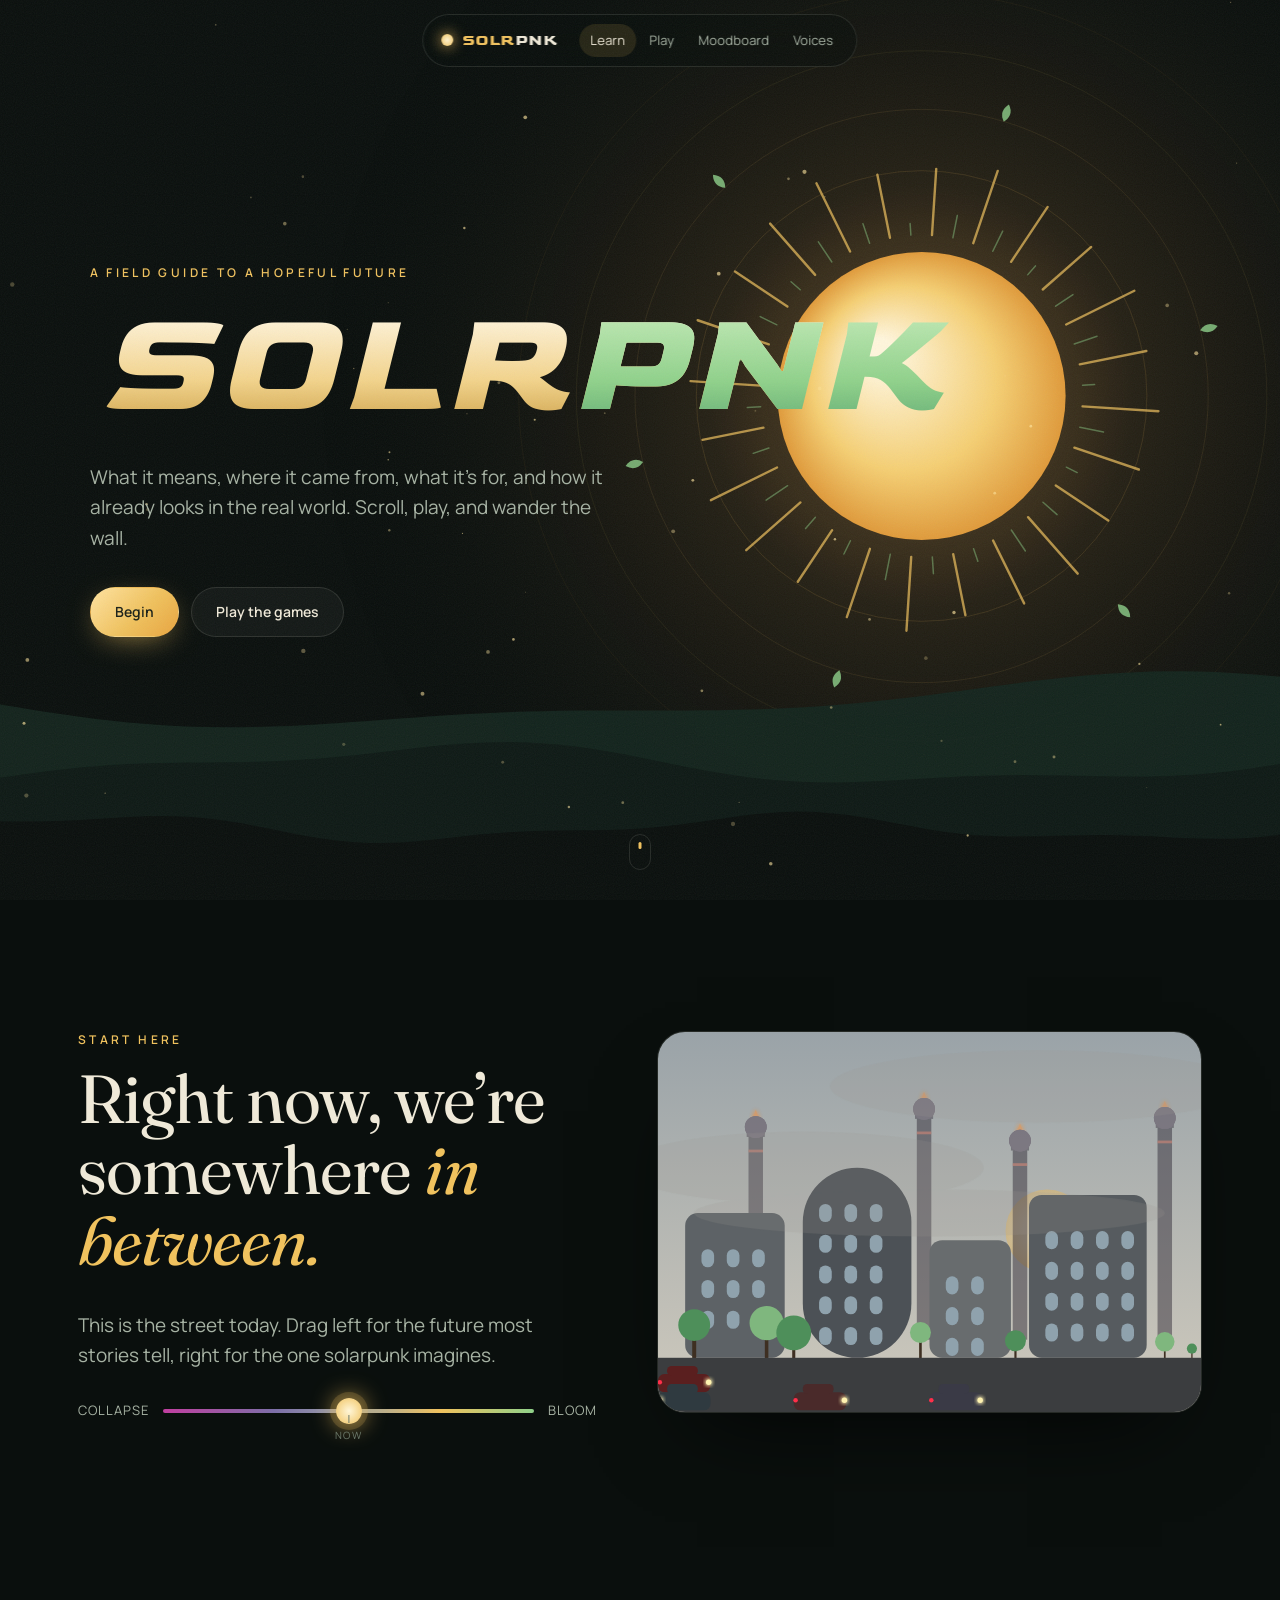
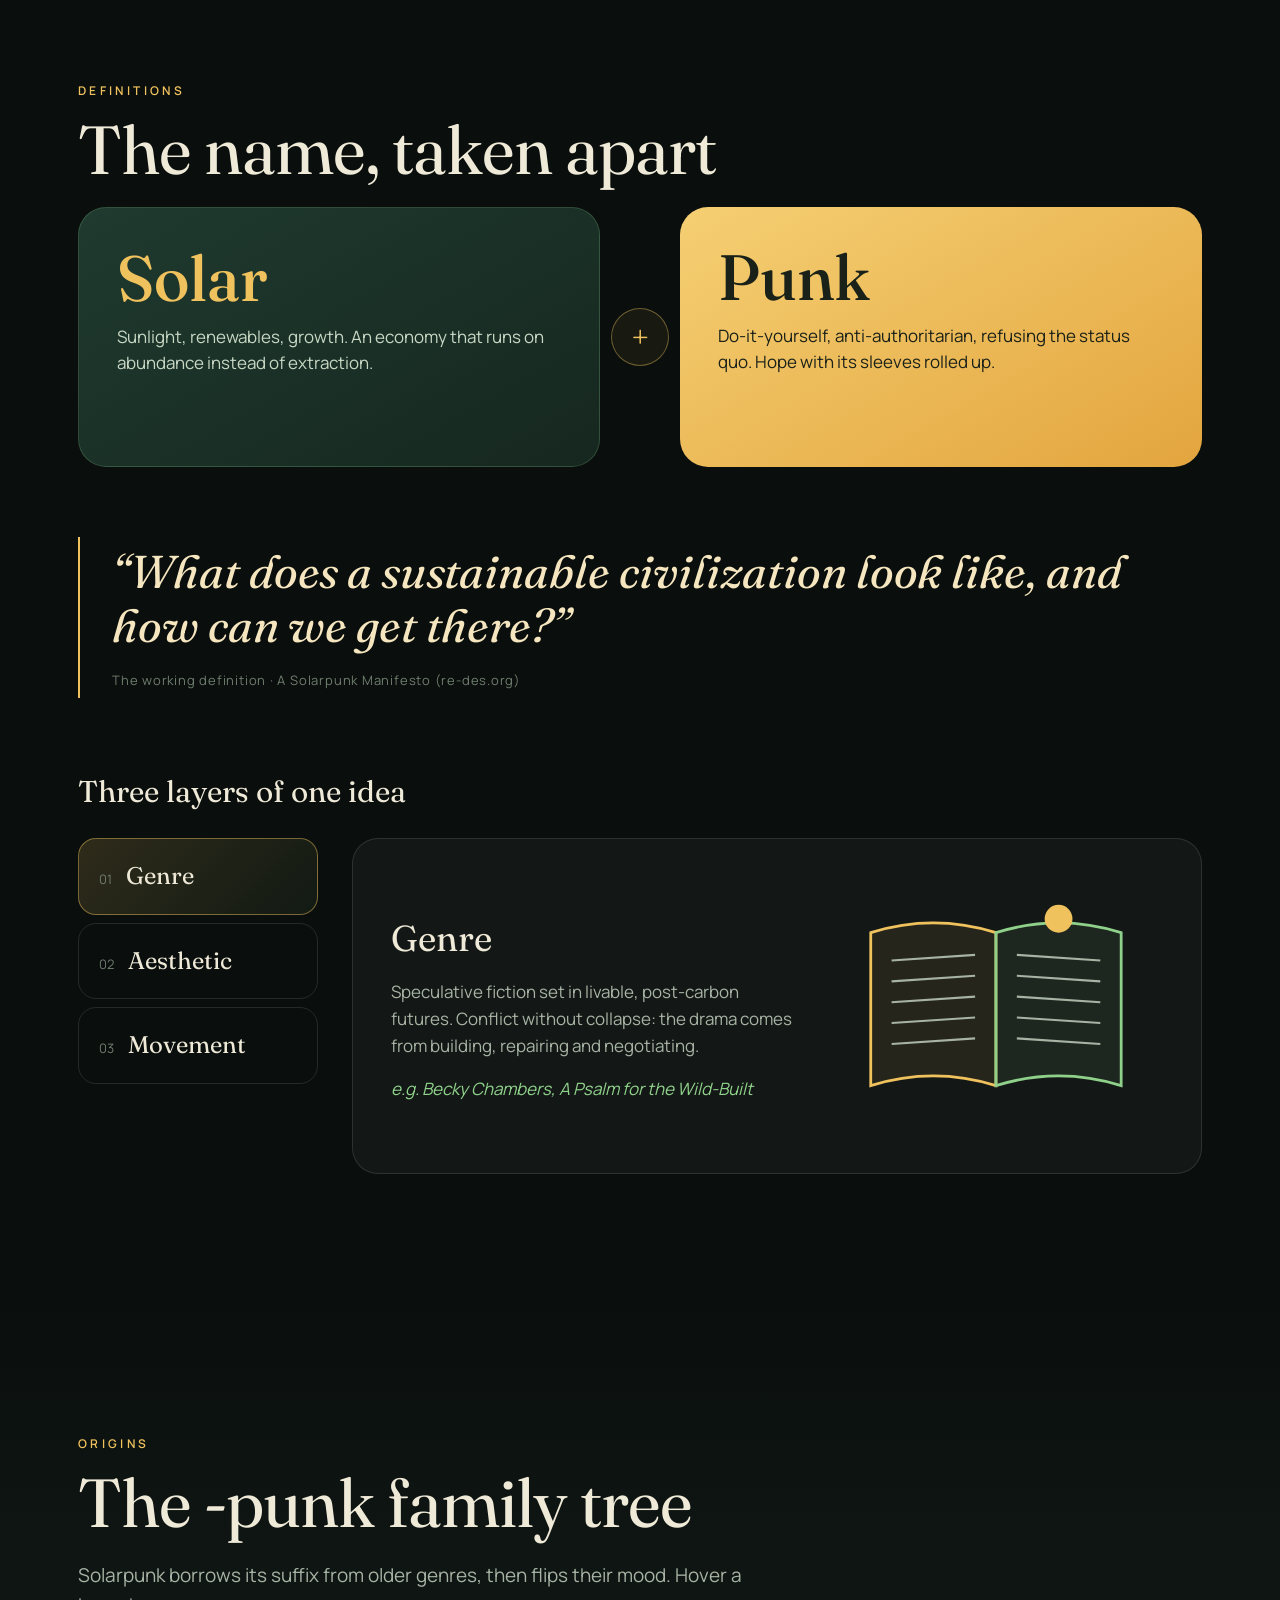
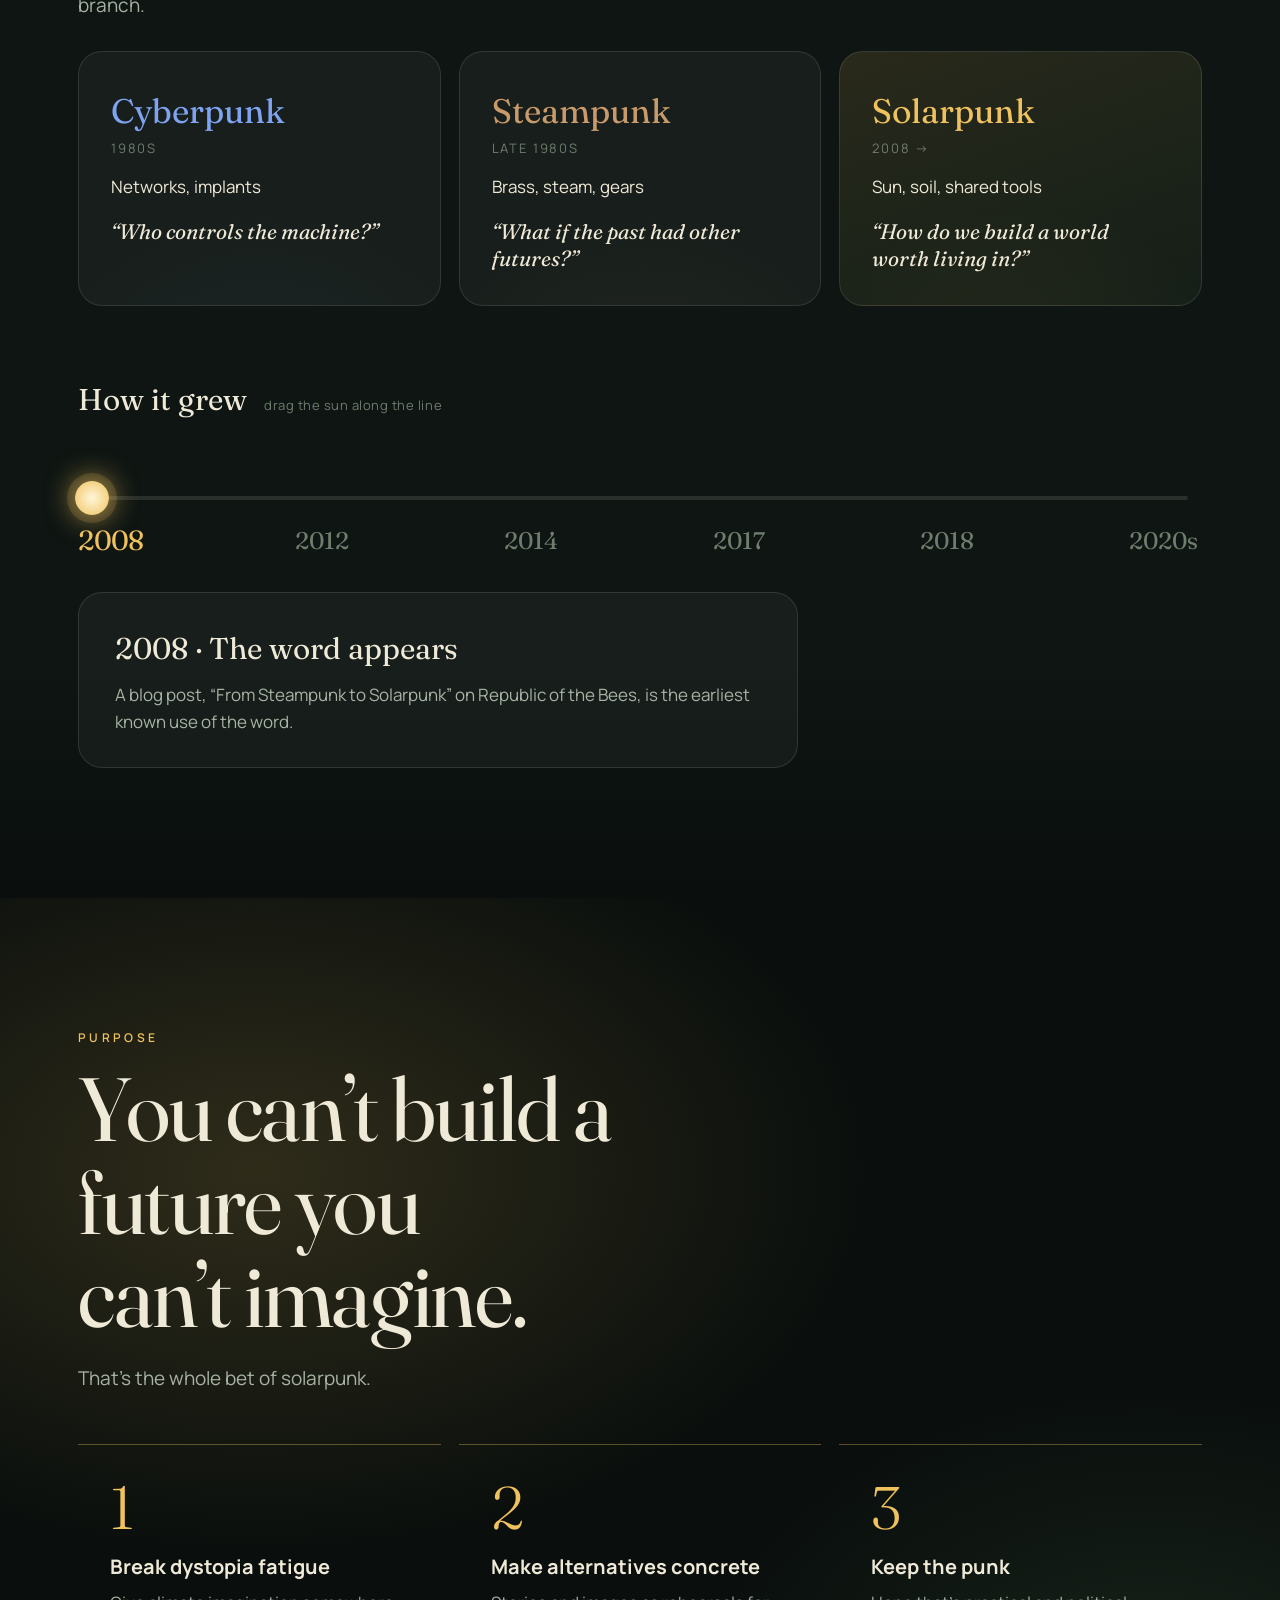
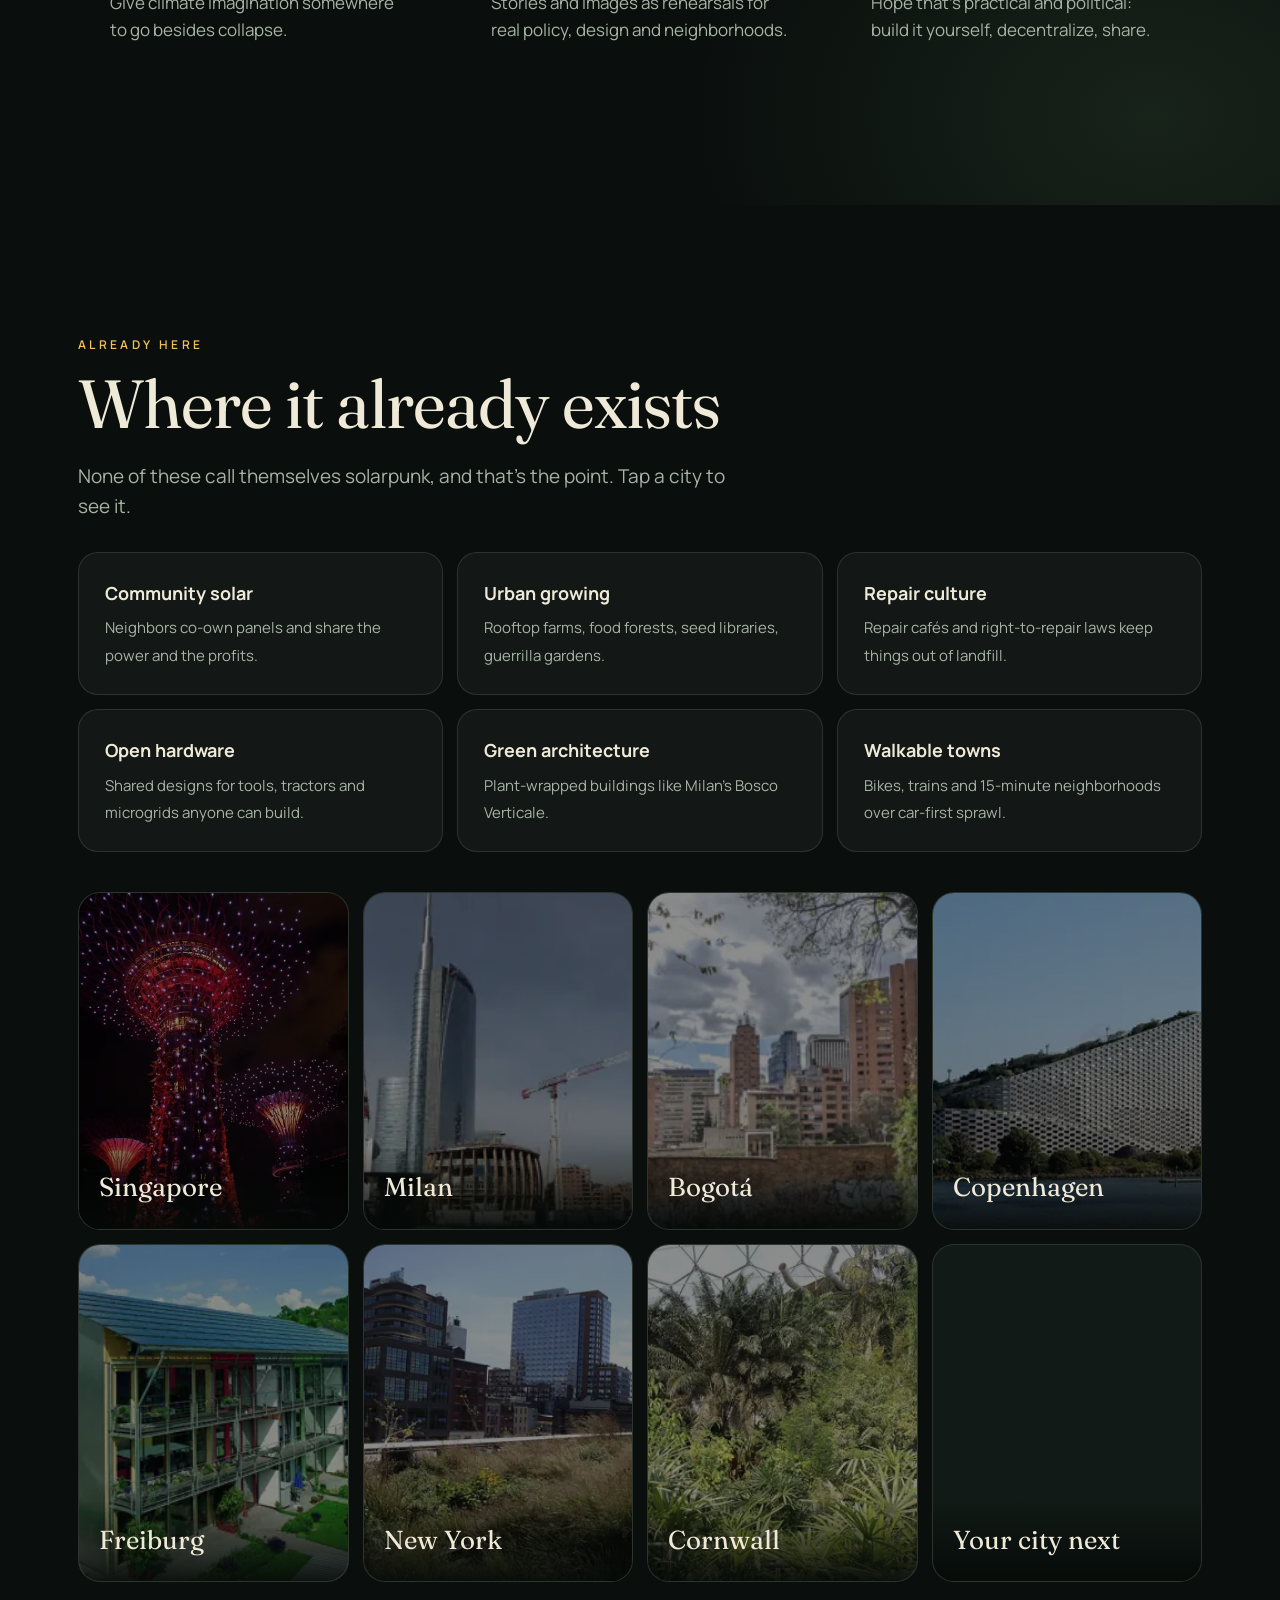
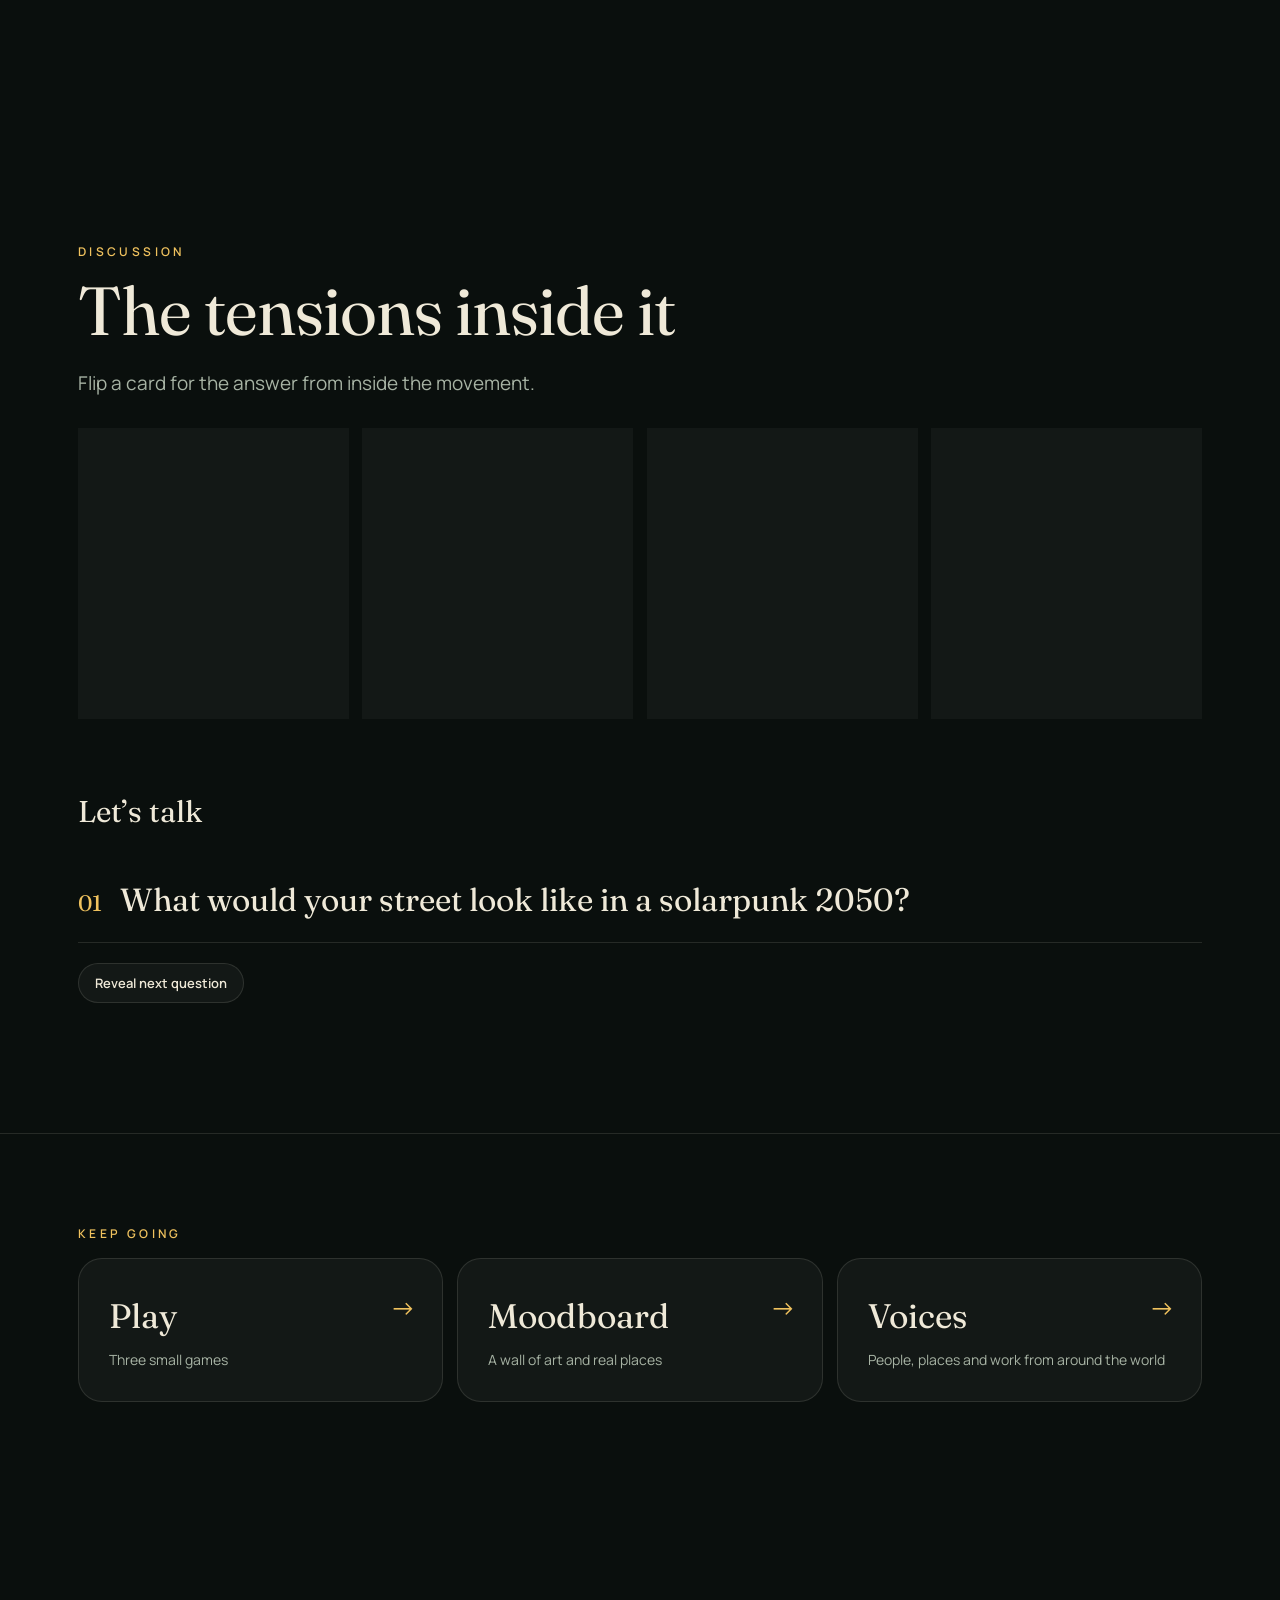
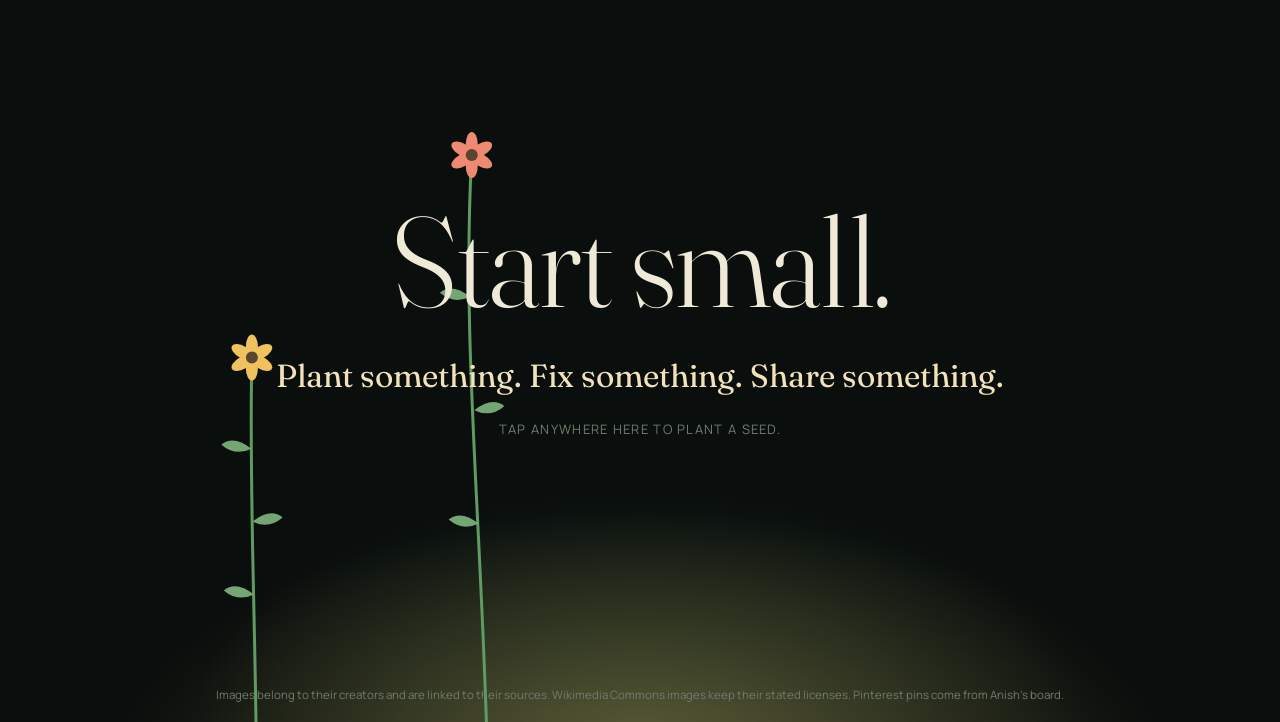
<file: index.html>
<!doctype html>
<html lang="en">
<head>
<meta charset="utf-8">
<meta name="viewport" content="width=device-width,initial-scale=1">
<title>SOLRPNK · a field guide to a hopeful future</title>
<meta name="description" content="An interactive guide to solarpunk: what it means, where it came from, what it's for, games, and a moodboard of art and real places.">
<link rel="preconnect" href="https://fonts.googleapis.com"><link rel="preconnect" href="https://fonts.gstatic.com" crossorigin>
<link rel="preload" as="style" href="https://fonts.googleapis.com/css2?family=Fraunces:ital,wght@0,300..700;1,300..700&family=Manrope:wght@300..700&family=Goldman:wght@400;700&display=swap"><link href="https://fonts.googleapis.com/css2?family=Fraunces:ital,wght@0,300..700;1,300..700&family=Manrope:wght@300..700&family=Goldman:wght@400;700&display=swap" rel="stylesheet" media="print" onload="this.media='all'"><noscript><link href="https://fonts.googleapis.com/css2?family=Fraunces:ital,wght@0,300..700;1,300..700&family=Manrope:wght@300..700&family=Goldman:wght@400;700&display=swap" rel="stylesheet"></noscript>
<link rel="stylesheet" href="style.css">
<link rel="icon" href="data:image/svg+xml,%3Csvg xmlns='http://www.w3.org/2000/svg' viewBox='0 0 64 64'%3E%3Ccircle cx='32' cy='32' r='14' fill='%23f0c25e'/%3E%3Cg stroke='%238fd18a' stroke-width='4' stroke-linecap='round'%3E%3Cpath d='M32 4v8M32 52v8M4 32h8M52 32h8M12 12l6 6M46 46l6 6M12 52l6-6M46 18l6-6'/%3E%3C/g%3E%3C/svg%3E">
</head>
<body data-page="learn">
<div class="grain" aria-hidden="true"></div>
<div class="progress" aria-hidden="true"><i></i></div>
<nav class="nav" aria-label="Pages">
  <a href="index.html" class="brand"><span class="sun-dot"></span><b>SOLR</b>PNK</a>
  <div class="nav-links">
    <a href="index.html" data-p="learn">Learn</a><a href="play.html" data-p="play">Play</a><a href="moodboard.html" data-p="moodboard">Moodboard</a><a href="voices.html" data-p="voices">Voices</a>
  </div>
</nav>
<!-- ═════ HERO ═════ -->
<header class="hero" id="top">
  <canvas id="heroCanvas" aria-hidden="true"></canvas>
  <div class="hero-copy">
    <p class="eyebrow">A field guide to a hopeful future</p>
    <h1 class="hero-title" aria-label="Solarpunk"><b>SOLR</b><em>PNK</em></h1>
    <p class="hero-sub">What it means, where it came from, what it’s for, and how it already looks in the real world. Scroll, play, and wander the wall.</p>
    <div class="hero-cta"><a class="pill gold" href="#meaning">Begin</a><a class="pill ghost" href="play.html">Play the games</a></div>
  </div>
  <div class="scroll-cue" aria-hidden="true"><span></span></div>
</header>

<!-- ═════ HOOK: collapse ↔ bloom ═════ -->
<section class="sec hook" id="hook">
  <div class="wrap two">
    <div class="reveal">
      <p class="eyebrow">Start here</p>
      <h2 class="morph"><span class="m-n">Right now, we’re somewhere <em>in between.</em></span><span class="m-a">Most stories about the future end in&nbsp;collapse.</span><span class="m-b">Solarpunk asks: what if we wrote <em>the other kind?</em></span></h2>
      <p class="lede">This is the street today. Drag left for the future most stories tell, right for the one solarpunk imagines.</p>
      <label class="slider-row"><span>Collapse</span><span class="sl-wrap"><input type="range" id="bloom" min="0" max="100" value="50" aria-label="Collapse, now, or bloom"><i class="now-tick">Now</i></span><span>Bloom</span></label>
    </div>
    <div class="reveal skyline-wrap"><svg id="skyline" viewBox="0 0 600 420" role="img" aria-label="A street that changes from smog to gardens"></svg></div>
  </div>
</section>

<!-- ═════ MEANING ═════ -->
<section class="sec" id="meaning">
  <div class="wrap">
    <p class="eyebrow reveal">Definitions</p>
    <h2 class="reveal">The name, taken apart</h2>
    <div class="fuse reveal" id="fuse">
      <button class="half solar" data-k="solar"><b>Solar</b><span>Sunlight, renewables, growth. An economy that runs on abundance instead of extraction.</span></button>
      <button class="fuse-btn" id="fuseBtn" aria-label="Fuse the two halves">+</button>
      <button class="half punk" data-k="punk"><b>Punk</b><span>Do-it-yourself, anti-authoritarian, refusing the status quo. Hope with its sleeves rolled up.</span></button>
      <p class="fused">Energy that’s abundant, <em>and power that’s shared.</em><small>It’s about who owns the solar panels, not just whether they exist.</small></p>
    </div>
    <blockquote class="quote reveal">
      <p>“What does a sustainable civilization look like, and how can we get there?”</p>
      <cite>The working definition · A Solarpunk Manifesto (re-des.org)</cite>
    </blockquote>

    <h3 class="sub-h reveal">Three layers of one idea</h3>
    <div class="layers reveal" id="layers">
      <div class="layer-tabs" role="tablist">
        <button role="tab" class="on" data-i="0"><i>01</i>Genre</button>
        <button role="tab" data-i="1"><i>02</i>Aesthetic</button>
        <button role="tab" data-i="2"><i>03</i>Movement</button>
      </div>
      <div class="layer-body"></div>
    </div>
  </div>
</section>

<!-- ═════ ORIGINS ═════ -->
<section class="sec alt" id="origins">
  <div class="wrap">
    <p class="eyebrow reveal">Origins</p>
    <h2 class="reveal">The -punk family tree</h2>
    <p class="lede reveal">Solarpunk borrows its suffix from older genres, then flips their mood. Hover a branch.</p>
    <div class="family reveal">
      <div class="fam" style="--c:#7fa3f0"><h4>Cyberpunk</h4><p class="yr">1980s</p><p>Networks, implants</p><q>Who controls the machine?</q></div>
      <div class="fam" style="--c:#c99a6a"><h4>Steampunk</h4><p class="yr">Late 1980s</p><p>Brass, steam, gears</p><q>What if the past had other futures?</q></div>
      <div class="fam hero-fam" style="--c:#f0c25e"><h4>Solarpunk</h4><p class="yr">2008 →</p><p>Sun, soil, shared tools</p><q>How do we build a world worth living in?</q></div>
    </div>

    <h3 class="sub-h reveal">How it grew <small>drag the sun along the line</small></h3>
    <div class="timeline reveal" id="timeline">
      <div class="tl-track"><div class="tl-fill"></div><button class="tl-handle" aria-label="Timeline handle"></button></div>
      <div class="tl-years"></div>
      <div class="tl-card"><h4></h4><p></p></div>
    </div>
  </div>
</section>

<!-- ═════ PURPOSE ═════ -->
<section class="sec statement" id="purpose">
  <div class="wrap">
    <p class="eyebrow reveal">Purpose</p>
    <h2 class="big reveal">You can’t build a future you can’t&nbsp;imagine.</h2>
    <p class="lede reveal">That’s the whole bet of solarpunk.</p>
    <div class="purposes">
      <div class="pcard reveal"><i>1</i><h4>Break dystopia fatigue</h4><p>Give climate imagination somewhere to go besides collapse.</p></div>
      <div class="pcard reveal"><i>2</i><h4>Make alternatives concrete</h4><p>Stories and images as rehearsals for real policy, design and neighborhoods.</p></div>
      <div class="pcard reveal"><i>3</i><h4>Keep the punk</h4><p>Hope that’s practical and political: build it yourself, decentralize, share.</p></div>
    </div>
  </div>
</section>

<section class="sec" id="exists">
  <div class="wrap">
    <p class="eyebrow reveal">Already here</p>
    <h2 class="reveal">Where it already exists</h2>
    <p class="lede reveal">None of these call themselves solarpunk, and that’s the point. Tap a city to see it.</p>
    <div class="practice reveal">
      <div><b>Community solar</b><span>Neighbors co-own panels and share the power and the profits.</span></div>
      <div><b>Urban growing</b><span>Rooftop farms, food forests, seed libraries, guerrilla gardens.</span></div>
      <div><b>Repair culture</b><span>Repair cafés and right-to-repair laws keep things out of landfill.</span></div>
      <div><b>Open hardware</b><span>Shared designs for tools, tractors and microgrids anyone can build.</span></div>
      <div><b>Green architecture</b><span>Plant-wrapped buildings like Milan’s Bosco Verticale.</span></div>
      <div><b>Walkable towns</b><span>Bikes, trains and 15-minute neighborhoods over car-first sprawl.</span></div>
    </div>
    <div class="cities reveal" id="cities"></div>
  </div>
</section>

<!-- ═════ DISCUSS ═════ -->
<section class="sec" id="tensions">
  <div class="wrap">
    <p class="eyebrow reveal">Discussion</p>
    <h2 class="reveal">The tensions inside it</h2>
    <p class="lede reveal">Flip a card for the answer from inside the movement.</p>
    <div class="flips reveal">
      <button class="flip"><span class="f"><b>Just an aesthetic?</b>Glossy renders of plant-covered towers can greenwash projects that change nothing underneath.</span><span class="b">The answer is the punk half: ownership, participation and politics, not just looks.</span></button>
      <button class="flip"><span class="f"><b>Techno-optimism</b>Panels alone won’t fix overconsumption, inequality, or who owns the grid.</span><span class="b">Low-tech, repair and sufficiency sit right beside solar. Less, shared, often beats more.</span></button>
      <button class="flip"><span class="f"><b>Whose future?</b>The first anthology came from Brazil; the genre keeps asking how to center the Global South and Indigenous knowledge.</span><span class="b">Many “solarpunk” practices are old: commons, agroforestry, communal repair. Credit them.</span></button>
      <button class="flip"><span class="f"><b>Utopia is hard to write</b>Stories need conflict, so where does the drama come from?</span><span class="b">From repair, negotiation and care. Building and maintaining is plenty of plot.</span></button>
    </div>
    <div class="discuss reveal" id="discuss">
      <h3 class="sub-h">Let’s talk</h3>
      <ol>
        <li>What would your street look like in a solarpunk 2050?</li>
        <li>Is solarpunk an aesthetic, a politics, or both?</li>
        <li>Where’s the line between hopeful and naive?</li>
        <li>What’s one solarpunk thing you could start this year?</li>
      </ol>
      <button class="pill ghost sm" id="discussNext">Reveal next question</button>
    </div>
  </div>
</section>

<section class="next-pages"><div class="wrap"><p class="eyebrow">Keep going</p><div class="next-grid"><a class="next-card" href="play.html"><span>Play</span><small>Three small games</small><i>→</i></a><a class="next-card" href="moodboard.html"><span>Moodboard</span><small>A wall of art and real places</small><i>→</i></a><a class="next-card" href="voices.html"><span>Voices</span><small>People, places and work from around the world</small><i>→</i></a></div></div></section>
<!-- ═════ CLOSE ═════ -->
<section class="close" id="close">
  <svg id="garden" aria-hidden="true"></svg>
  <div class="close-copy">
    <h2>Start small.</h2>
    <p>Plant something. Fix something. Share something.</p>
    <p class="close-hint">Tap anywhere here to plant a seed.</p>
  </div>
  <footer>Images belong to their creators and are linked to their sources. Wikimedia Commons images keep their stated licenses. Pinterest pins come from Anish’s board.</footer>
</section>

<script src="app.js" defer></script>
</body>
</html>
</file>
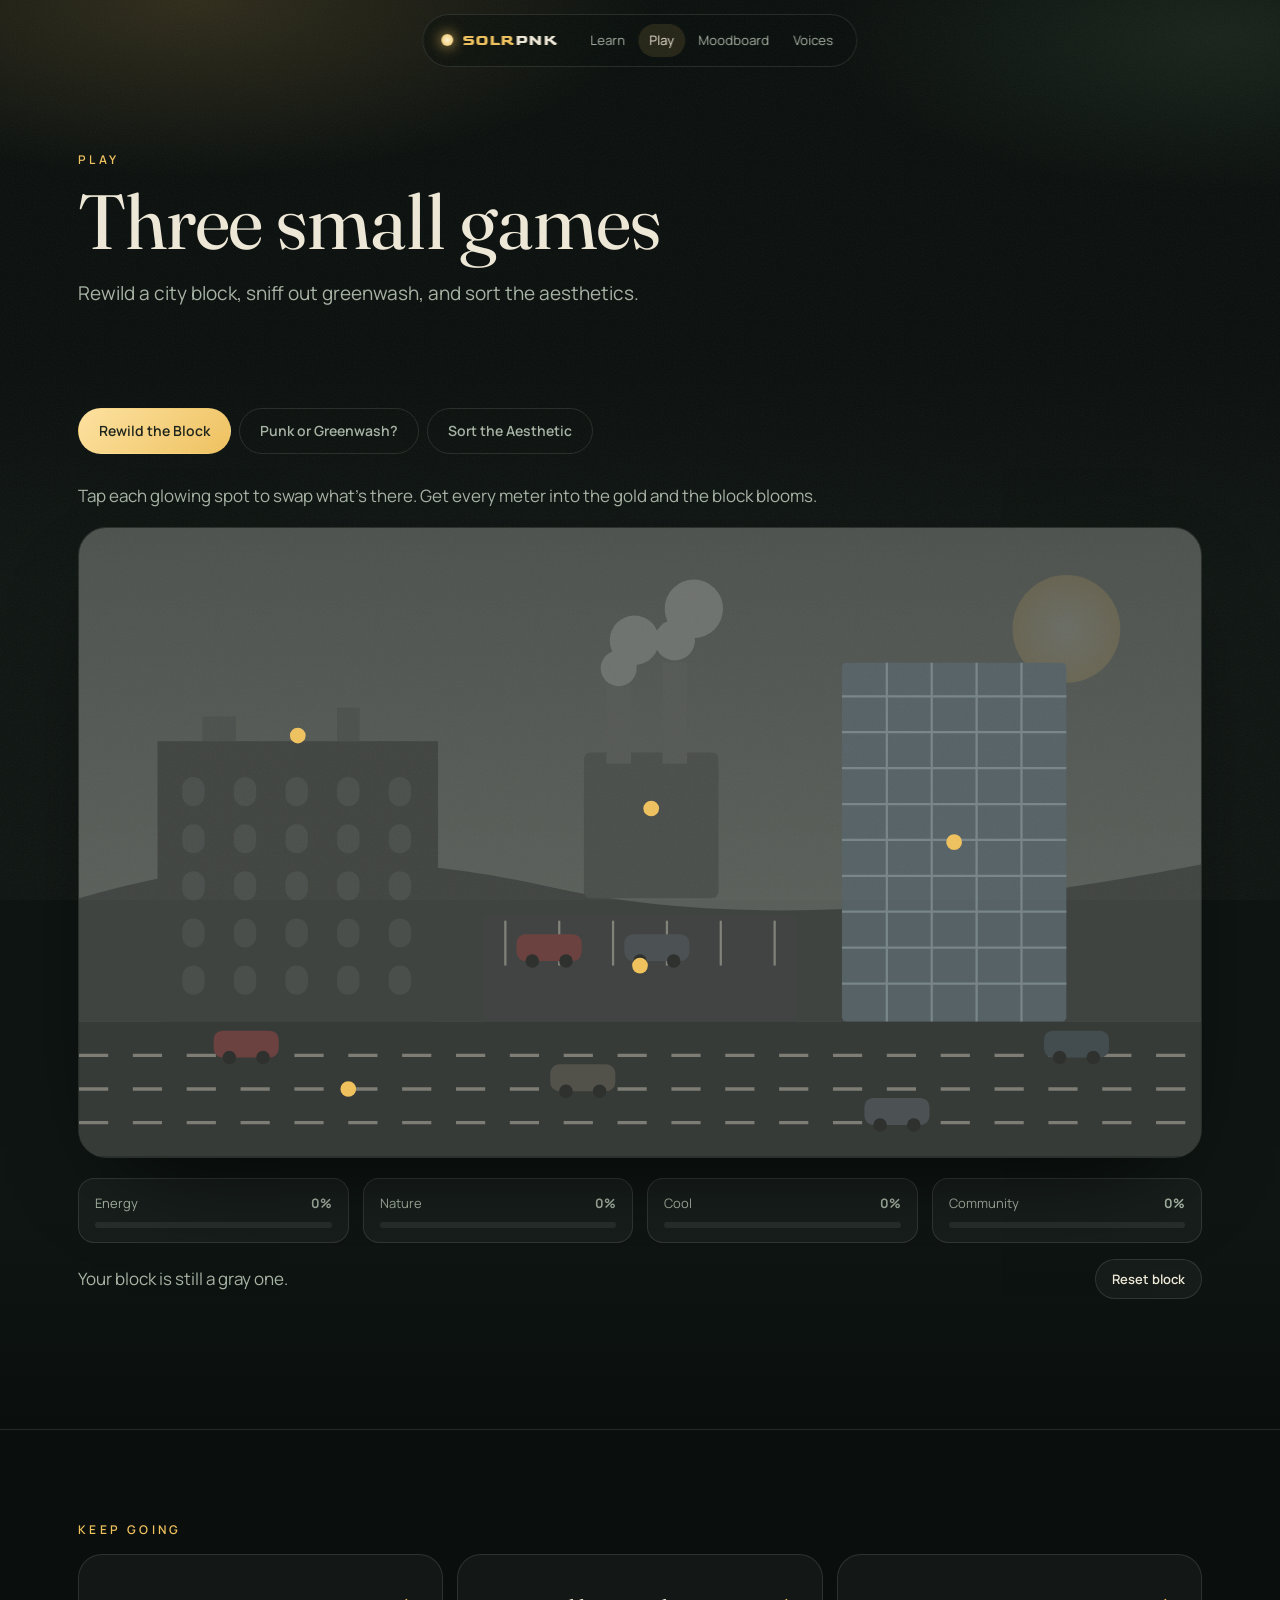
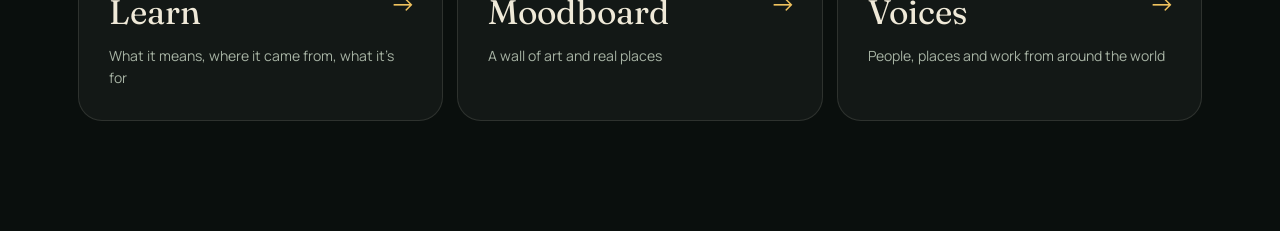
<file: play.html>
<!doctype html>
<html lang="en">
<head>
<meta charset="utf-8">
<meta name="viewport" content="width=device-width,initial-scale=1">
<title>Play · SOLRPNK</title>
<meta name="description" content="An interactive guide to solarpunk: what it means, where it came from, what it's for, games, and a moodboard of art and real places.">
<link rel="preconnect" href="https://fonts.googleapis.com"><link rel="preconnect" href="https://fonts.gstatic.com" crossorigin>
<link rel="preload" as="style" href="https://fonts.googleapis.com/css2?family=Fraunces:ital,wght@0,300..700;1,300..700&family=Manrope:wght@300..700&family=Goldman:wght@400;700&display=swap"><link href="https://fonts.googleapis.com/css2?family=Fraunces:ital,wght@0,300..700;1,300..700&family=Manrope:wght@300..700&family=Goldman:wght@400;700&display=swap" rel="stylesheet" media="print" onload="this.media='all'"><noscript><link href="https://fonts.googleapis.com/css2?family=Fraunces:ital,wght@0,300..700;1,300..700&family=Manrope:wght@300..700&family=Goldman:wght@400;700&display=swap" rel="stylesheet"></noscript>
<link rel="preconnect" href="https://i.pinimg.com"><link rel="stylesheet" href="style.css">
<link rel="icon" href="data:image/svg+xml,%3Csvg xmlns='http://www.w3.org/2000/svg' viewBox='0 0 64 64'%3E%3Ccircle cx='32' cy='32' r='14' fill='%23f0c25e'/%3E%3Cg stroke='%238fd18a' stroke-width='4' stroke-linecap='round'%3E%3Cpath d='M32 4v8M32 52v8M4 32h8M52 32h8M12 12l6 6M46 46l6 6M12 52l6-6M46 18l6-6'/%3E%3C/g%3E%3C/svg%3E">
</head>
<body data-page="play">
<div class="grain" aria-hidden="true"></div>
<div class="progress" aria-hidden="true"><i></i></div>
<nav class="nav" aria-label="Pages">
  <a href="index.html" class="brand"><span class="sun-dot"></span><b>SOLR</b>PNK</a>
  <div class="nav-links">
    <a href="index.html" data-p="learn">Learn</a><a href="play.html" data-p="play">Play</a><a href="moodboard.html" data-p="moodboard">Moodboard</a><a href="voices.html" data-p="voices">Voices</a>
  </div>
</nav>
<header class="page-head"><div class="wrap"><p class="eyebrow">Play</p><h1 class="page-title">Three small games</h1><p class="lede">Rewild a city block, sniff out greenwash, and sort the aesthetics.</p></div></header>
<!-- ═════ PLAY ═════ -->
<section class="sec alt" id="play">
  <div class="wrap">
    
    <div class="game-tabs reveal" role="tablist">
      <button class="on" data-g="block">Rewild the Block</button>
      <button data-g="wash">Punk or Greenwash?</button>
      <button data-g="sort">Sort the Aesthetic</button>
    </div>

    <div class="game on" id="g-block">
      <p class="g-hint">Tap each glowing spot to swap what’s there. Get every meter into the gold and the block blooms.</p>
      <div class="block-stage">
        <svg id="blockSvg" viewBox="0 0 1000 560" role="img" aria-label="A city block you can transform"></svg>
        <div class="block-pop" id="blockPop" hidden></div>
      </div>
      <div class="meters" id="meters"></div>
      <div class="g-foot"><span id="blockMsg">Your block is still a gray one.</span><button class="pill ghost sm" id="blockReset">Reset block</button></div>
    </div>

    <div class="game" id="g-wash">
      <p class="g-hint">Swipe or drag each card: right if it’s real solarpunk, left if it’s greenwash. Arrow keys work too.</p>
      <div class="deck" id="deck"></div>
      <div class="wash-btns"><button class="pill ghost" id="washL">← Greenwash</button><button class="pill gold" id="washR">Punk →</button></div>
      <p class="wash-explain" id="washExplain" aria-live="polite"></p>
    </div>

    <div class="game" id="g-sort">
      <p class="g-hint">Drag the picture into the bin it belongs in. Each picture asks a different pair of aesthetics. Ten rounds, dealt from a shuffled deck of 250+ examples, so you won’t see repeats until you’ve been through them all.</p>
      <div class="sort-stage">
        <div class="sort-bin" data-b="0"><b></b><small></small></div>
        <div class="sort-card-slot"><div class="sort-card" id="sortCard"><img alt="" draggable="false"></div><p class="sort-score" id="sortScore"></p></div>
        <div class="sort-bin" data-b="1"><b></b><small></small></div>
      </div>
      <p class="sort-msg" id="sortMsg" aria-live="polite"></p>
      <div class="sort-foot"><button class="pill ghost sm" id="sortNext" hidden>Next →</button></div>
    </div>
  </div>
  </div>
</section>

<section class="next-pages"><div class="wrap"><p class="eyebrow">Keep going</p><div class="next-grid"><a class="next-card" href="index.html"><span>Learn</span><small>What it means, where it came from, what it’s for</small><i>→</i></a><a class="next-card" href="moodboard.html"><span>Moodboard</span><small>A wall of art and real places</small><i>→</i></a><a class="next-card" href="voices.html"><span>Voices</span><small>People, places and work from around the world</small><i>→</i></a></div></div></section>
<script src="data/mood.js" defer></script>
<script src="app.js" defer></script>
</body>
</html>
</file>
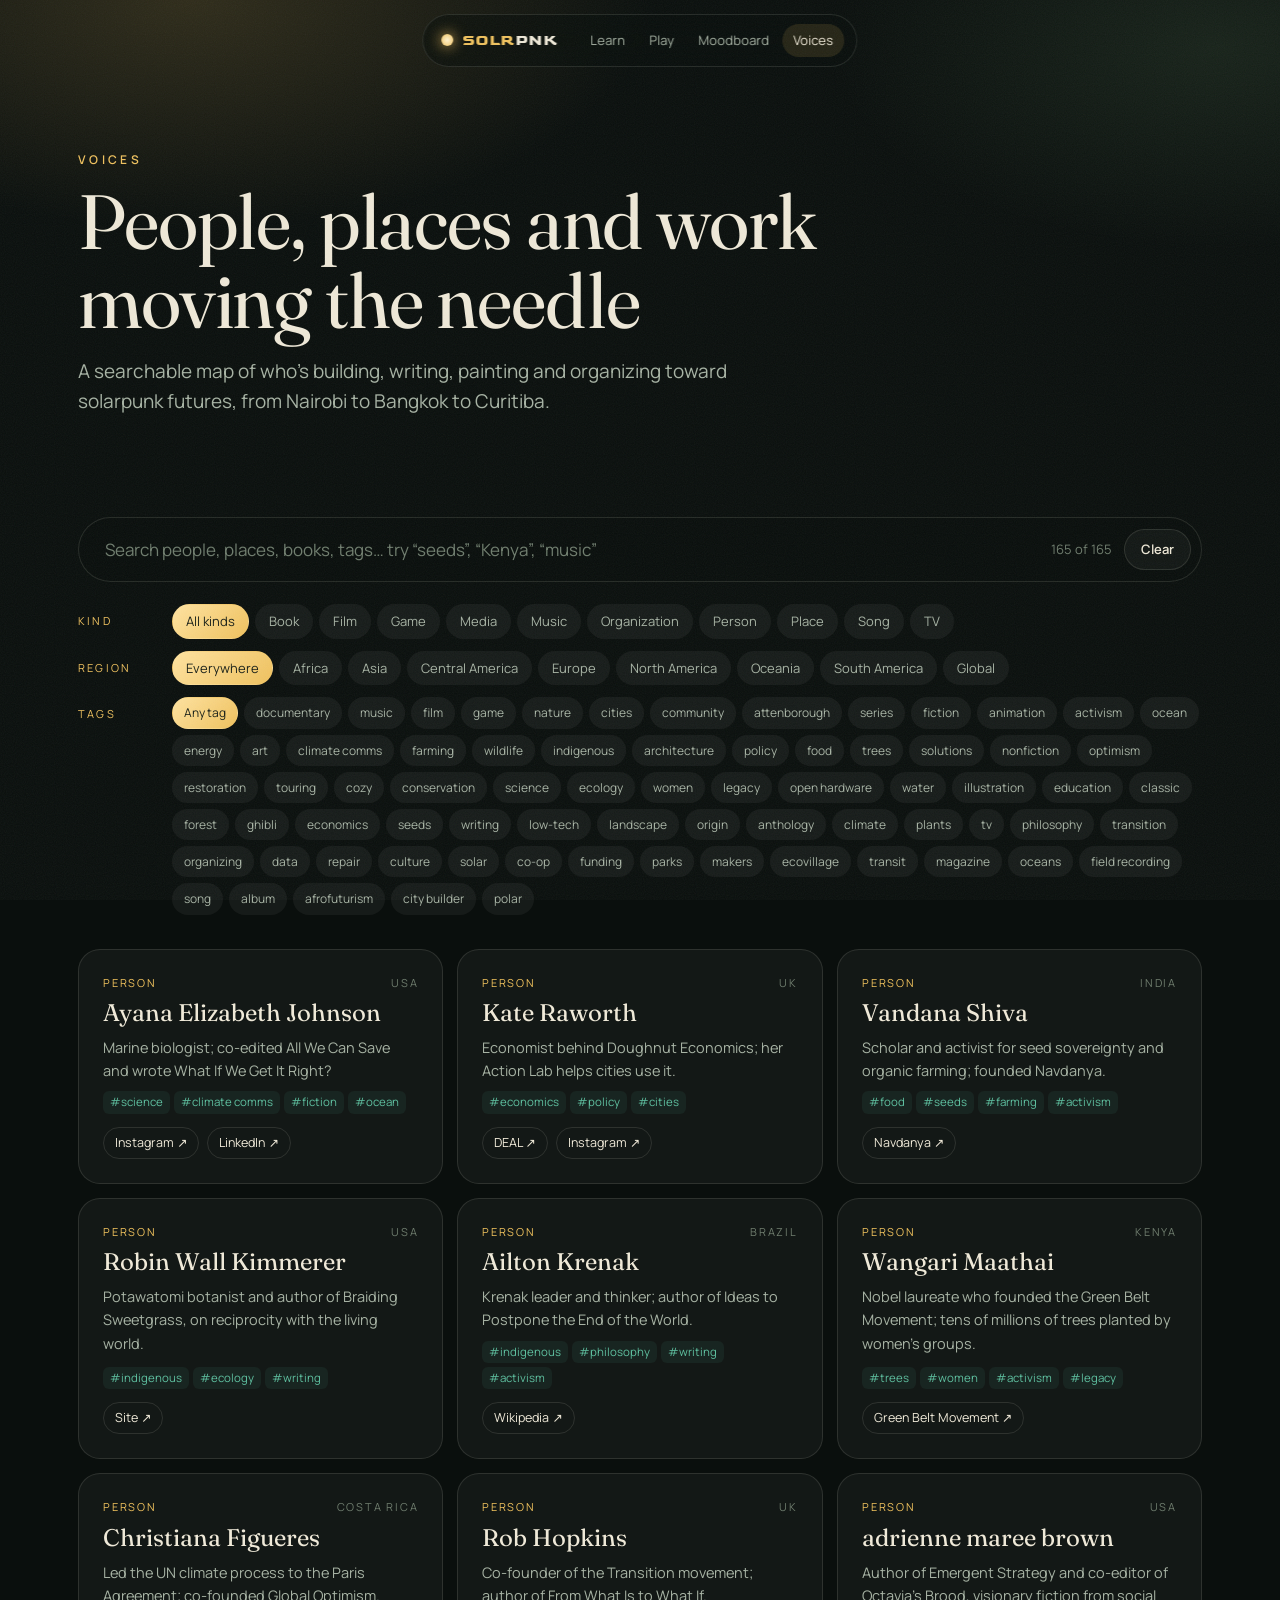
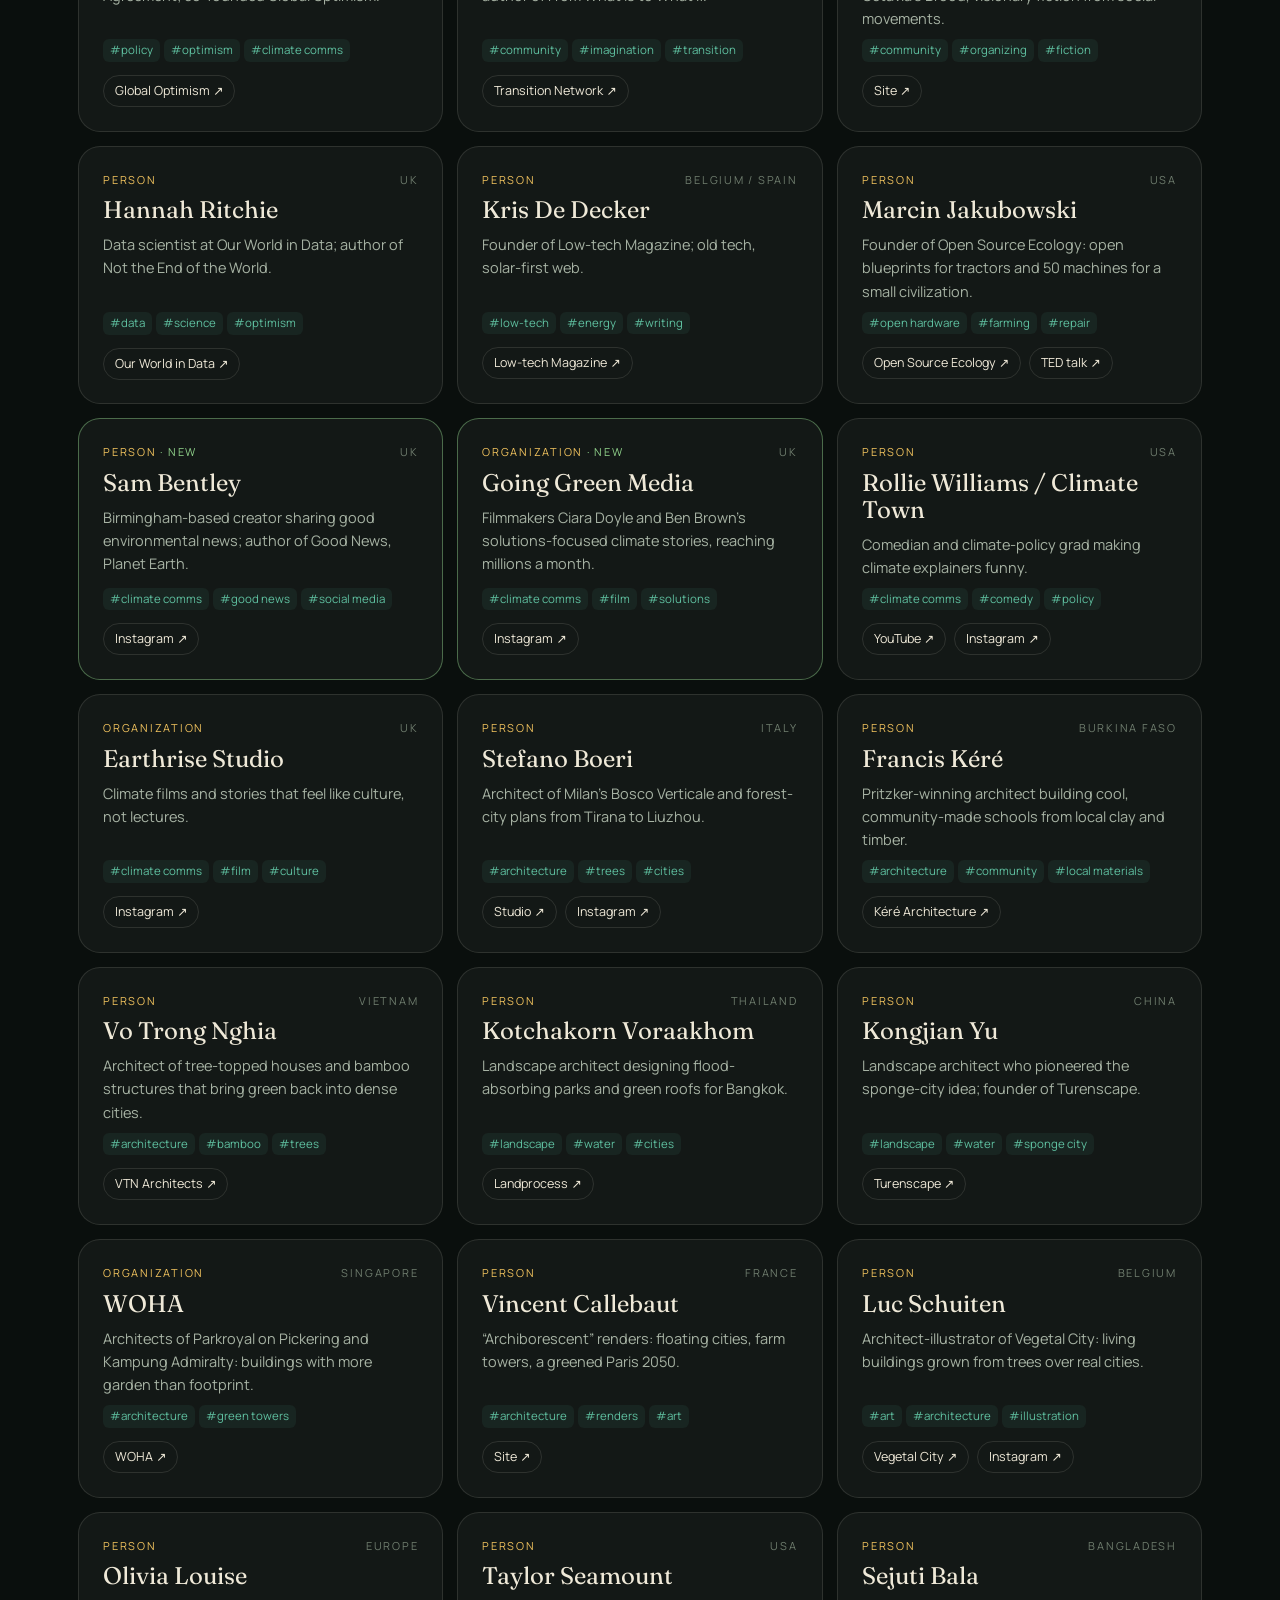
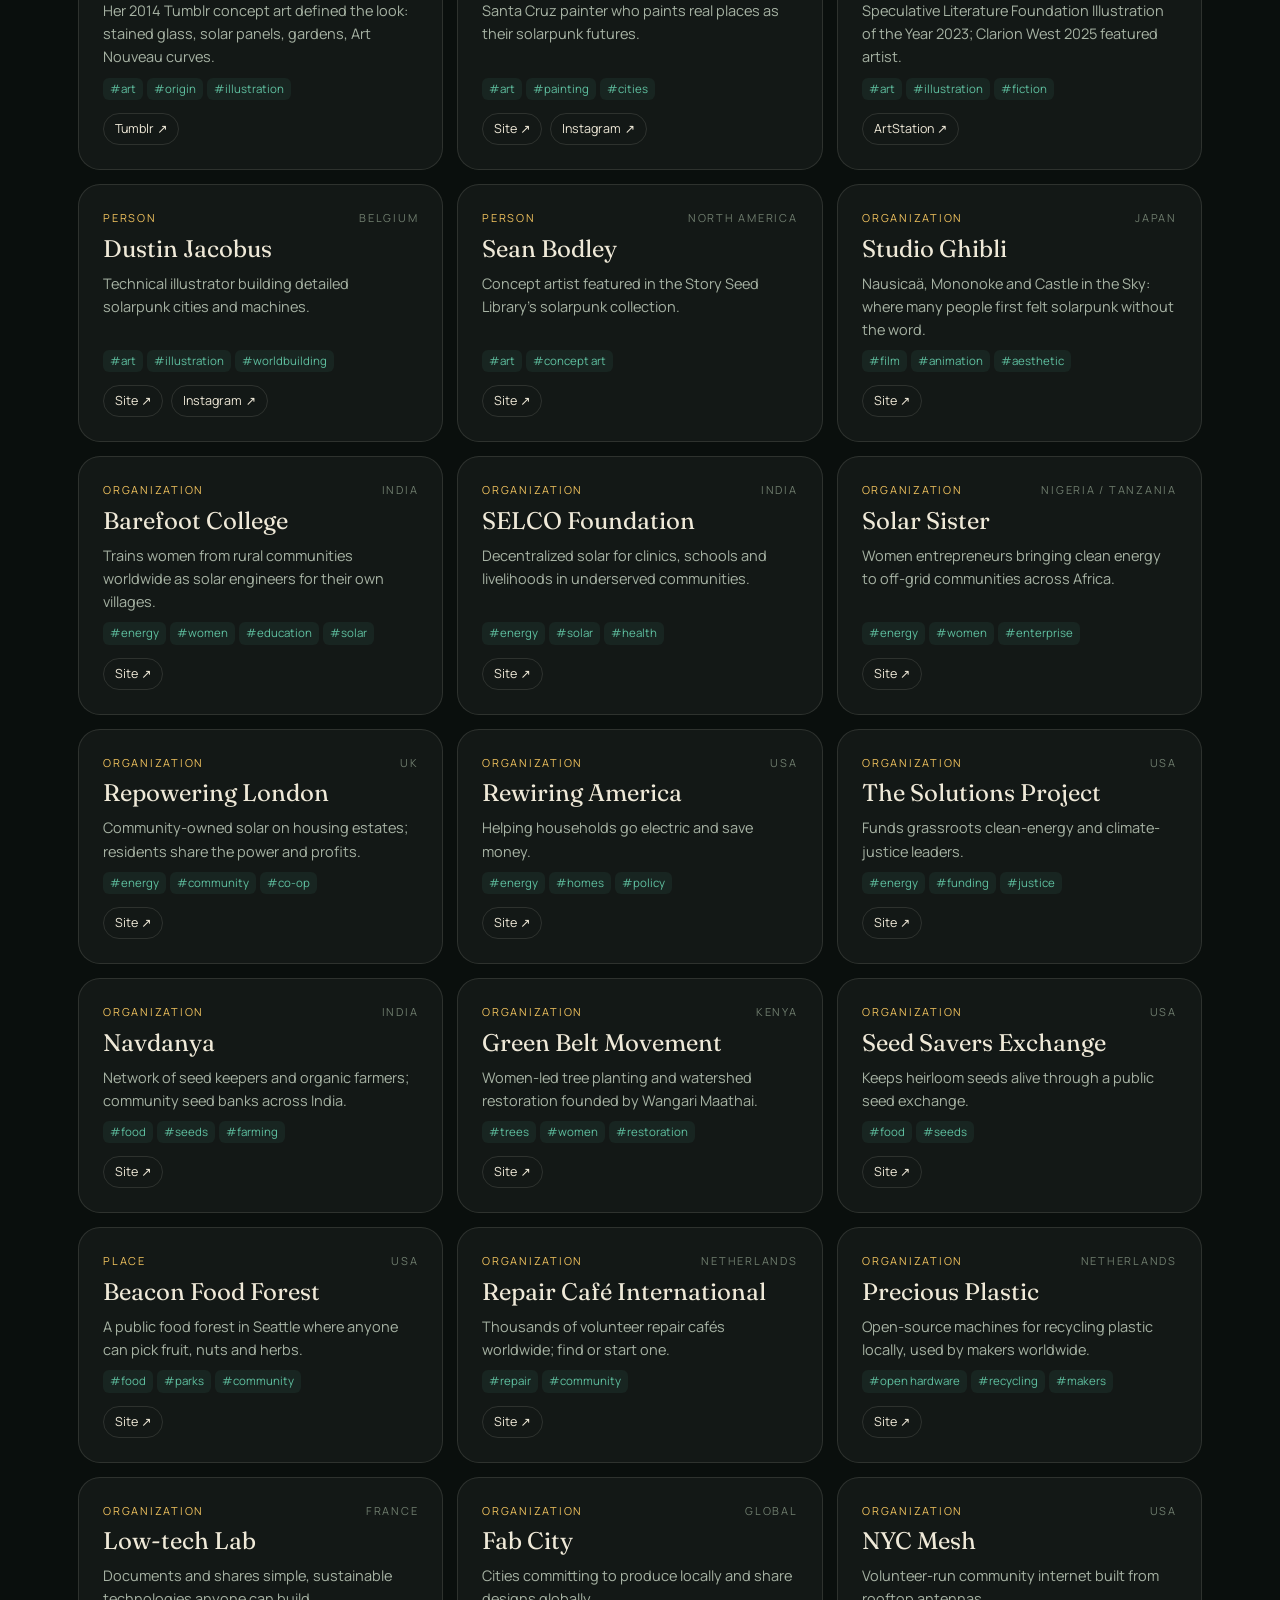
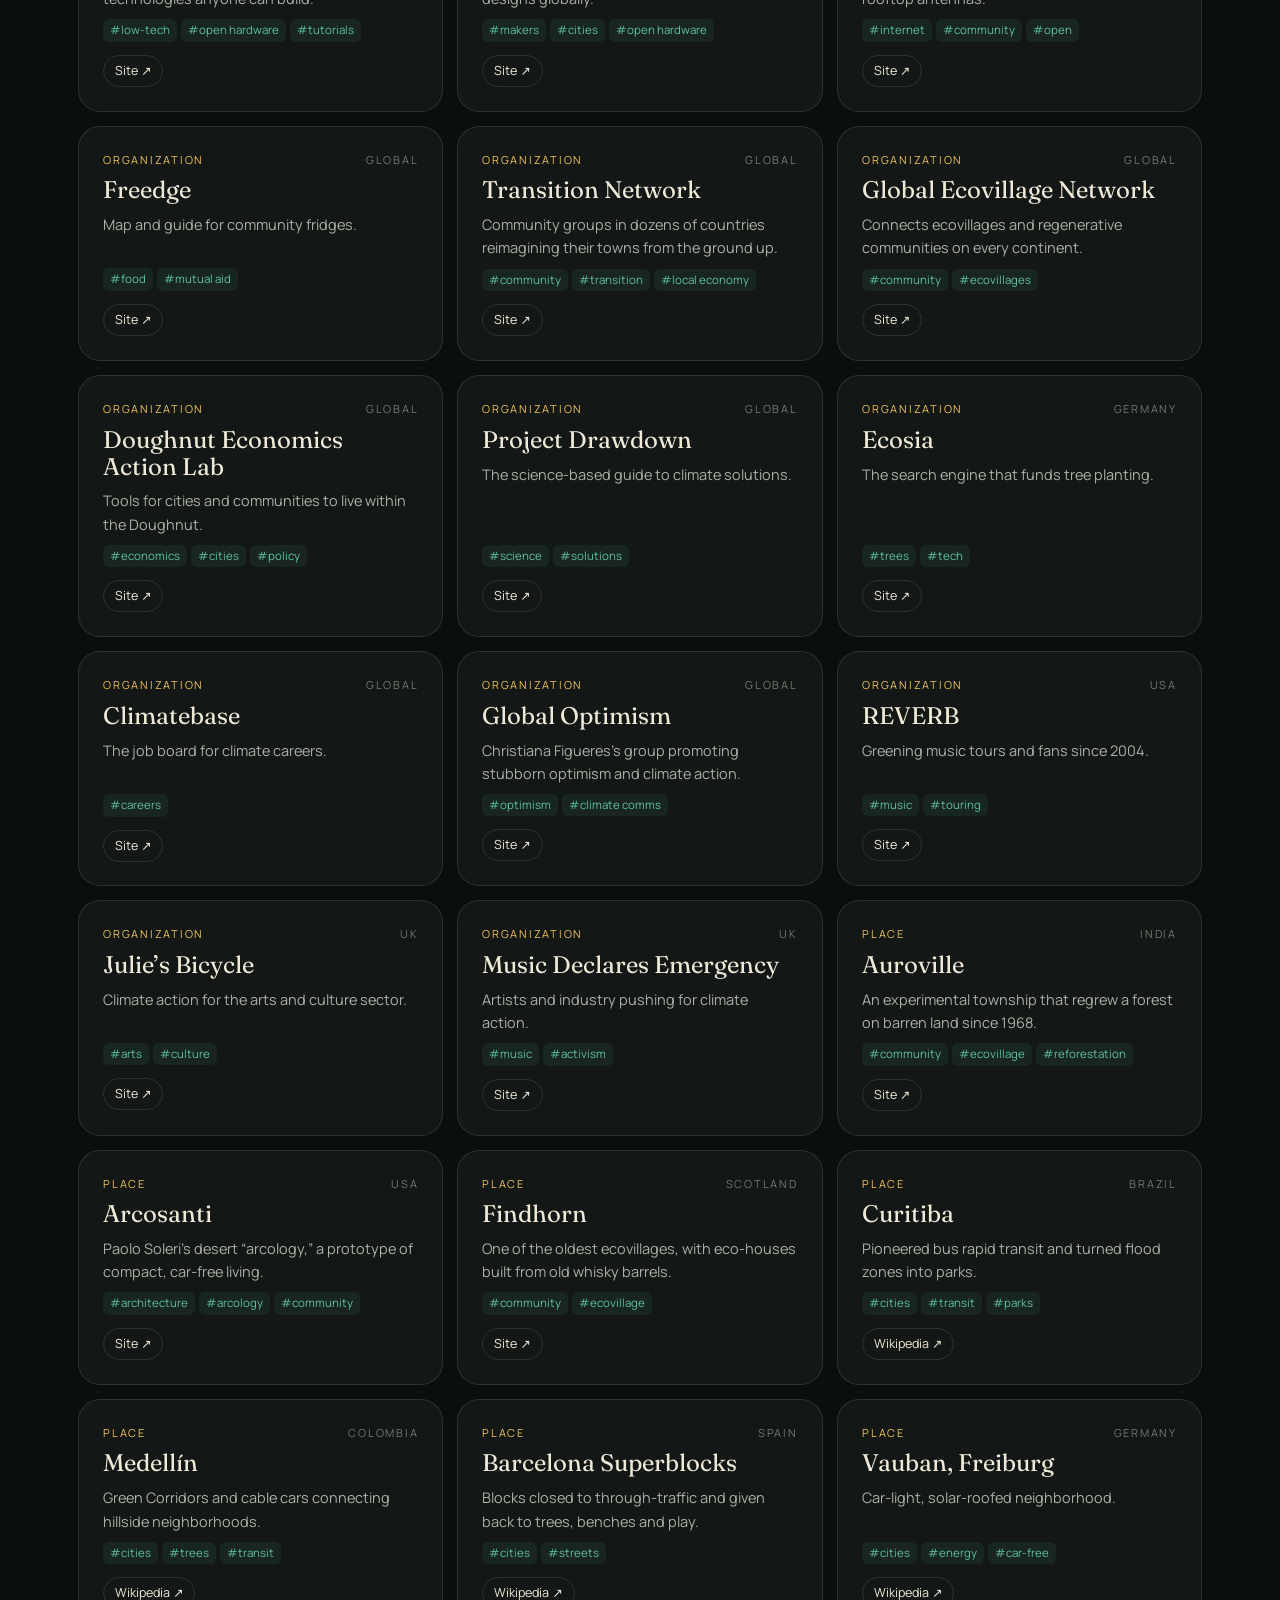
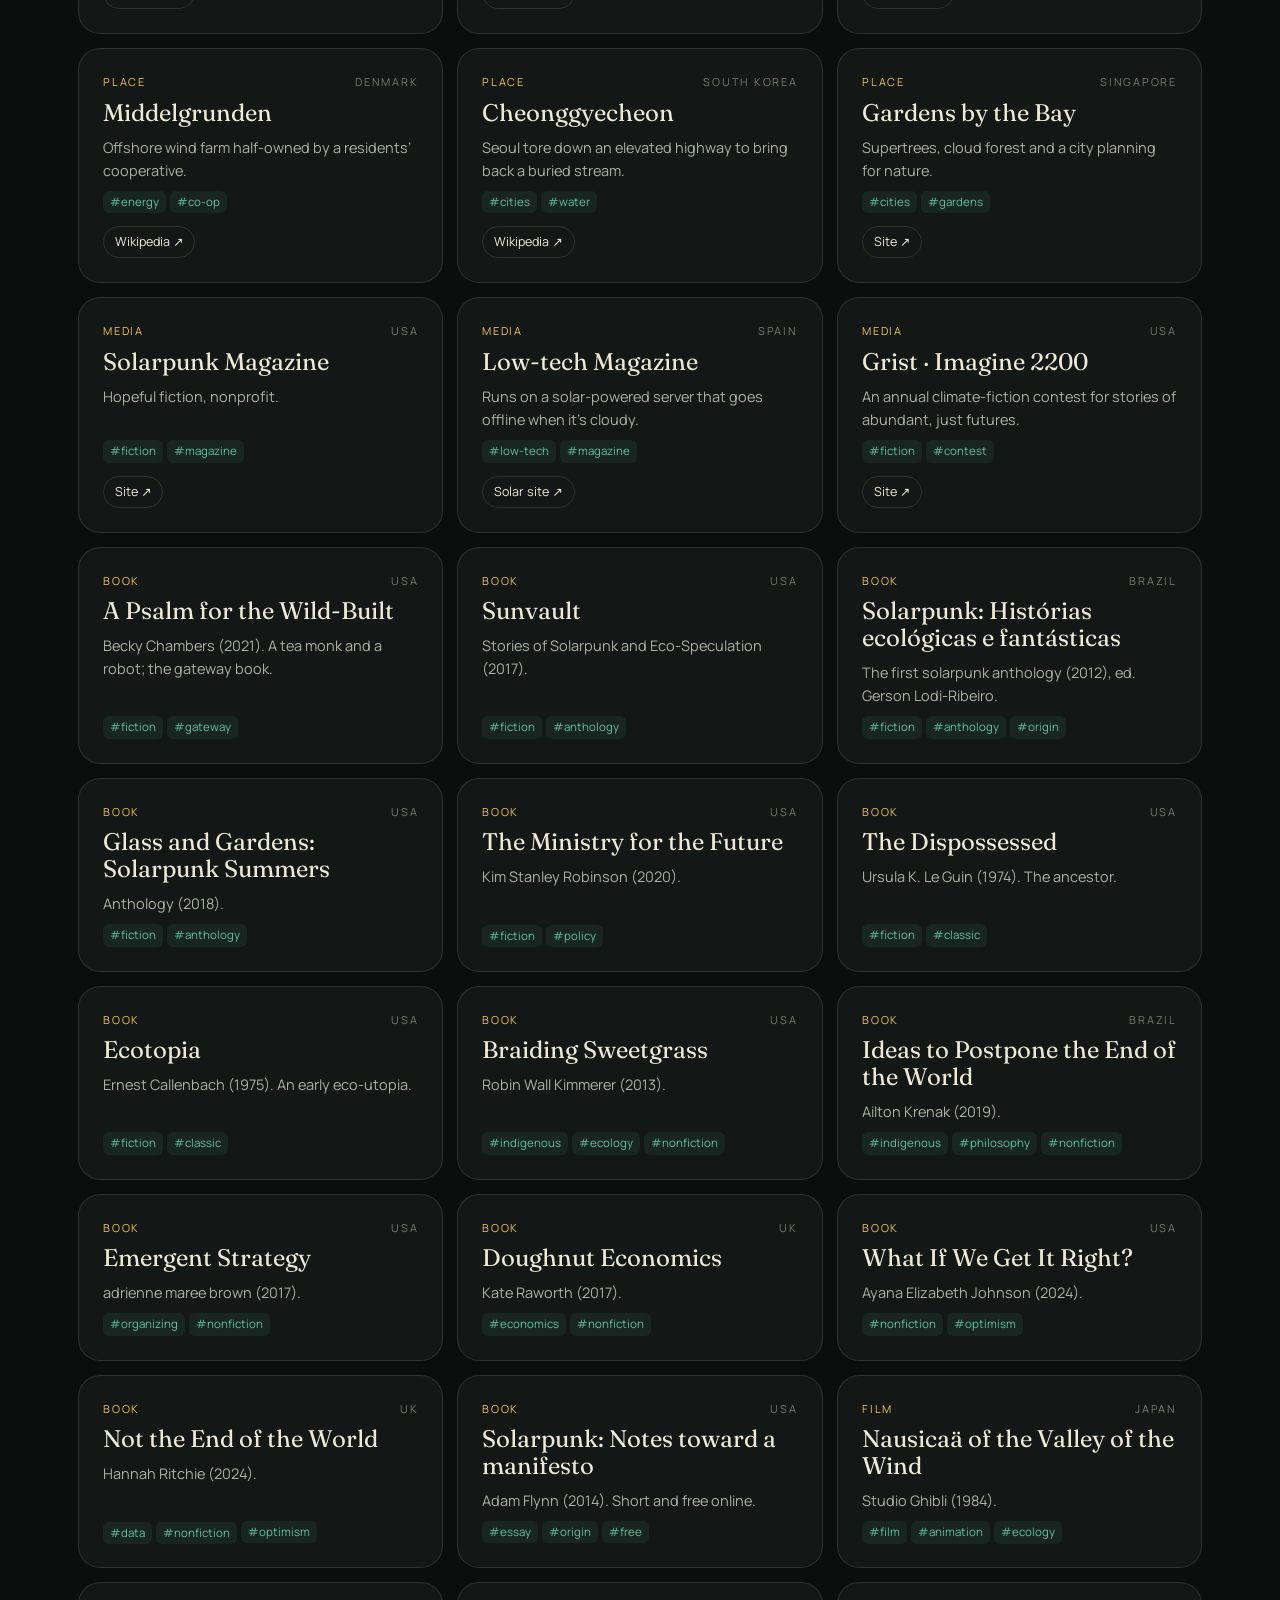
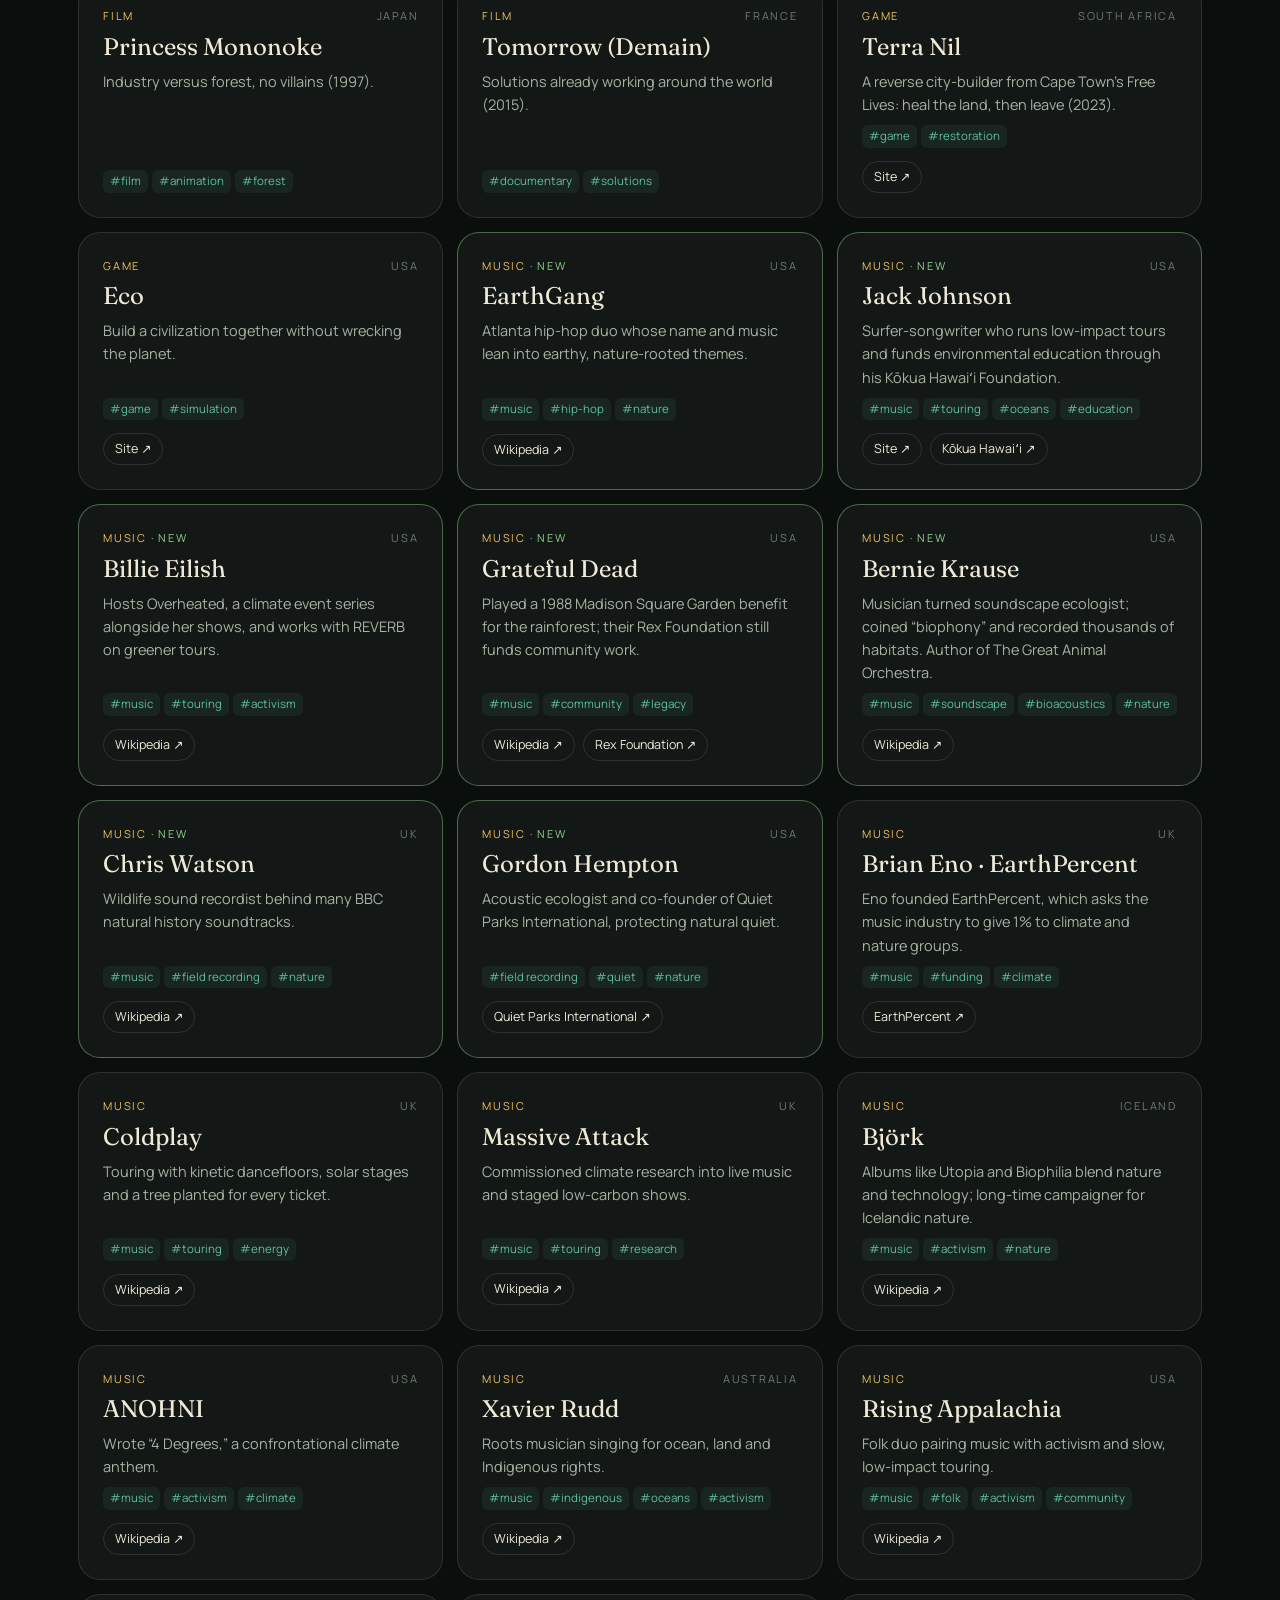
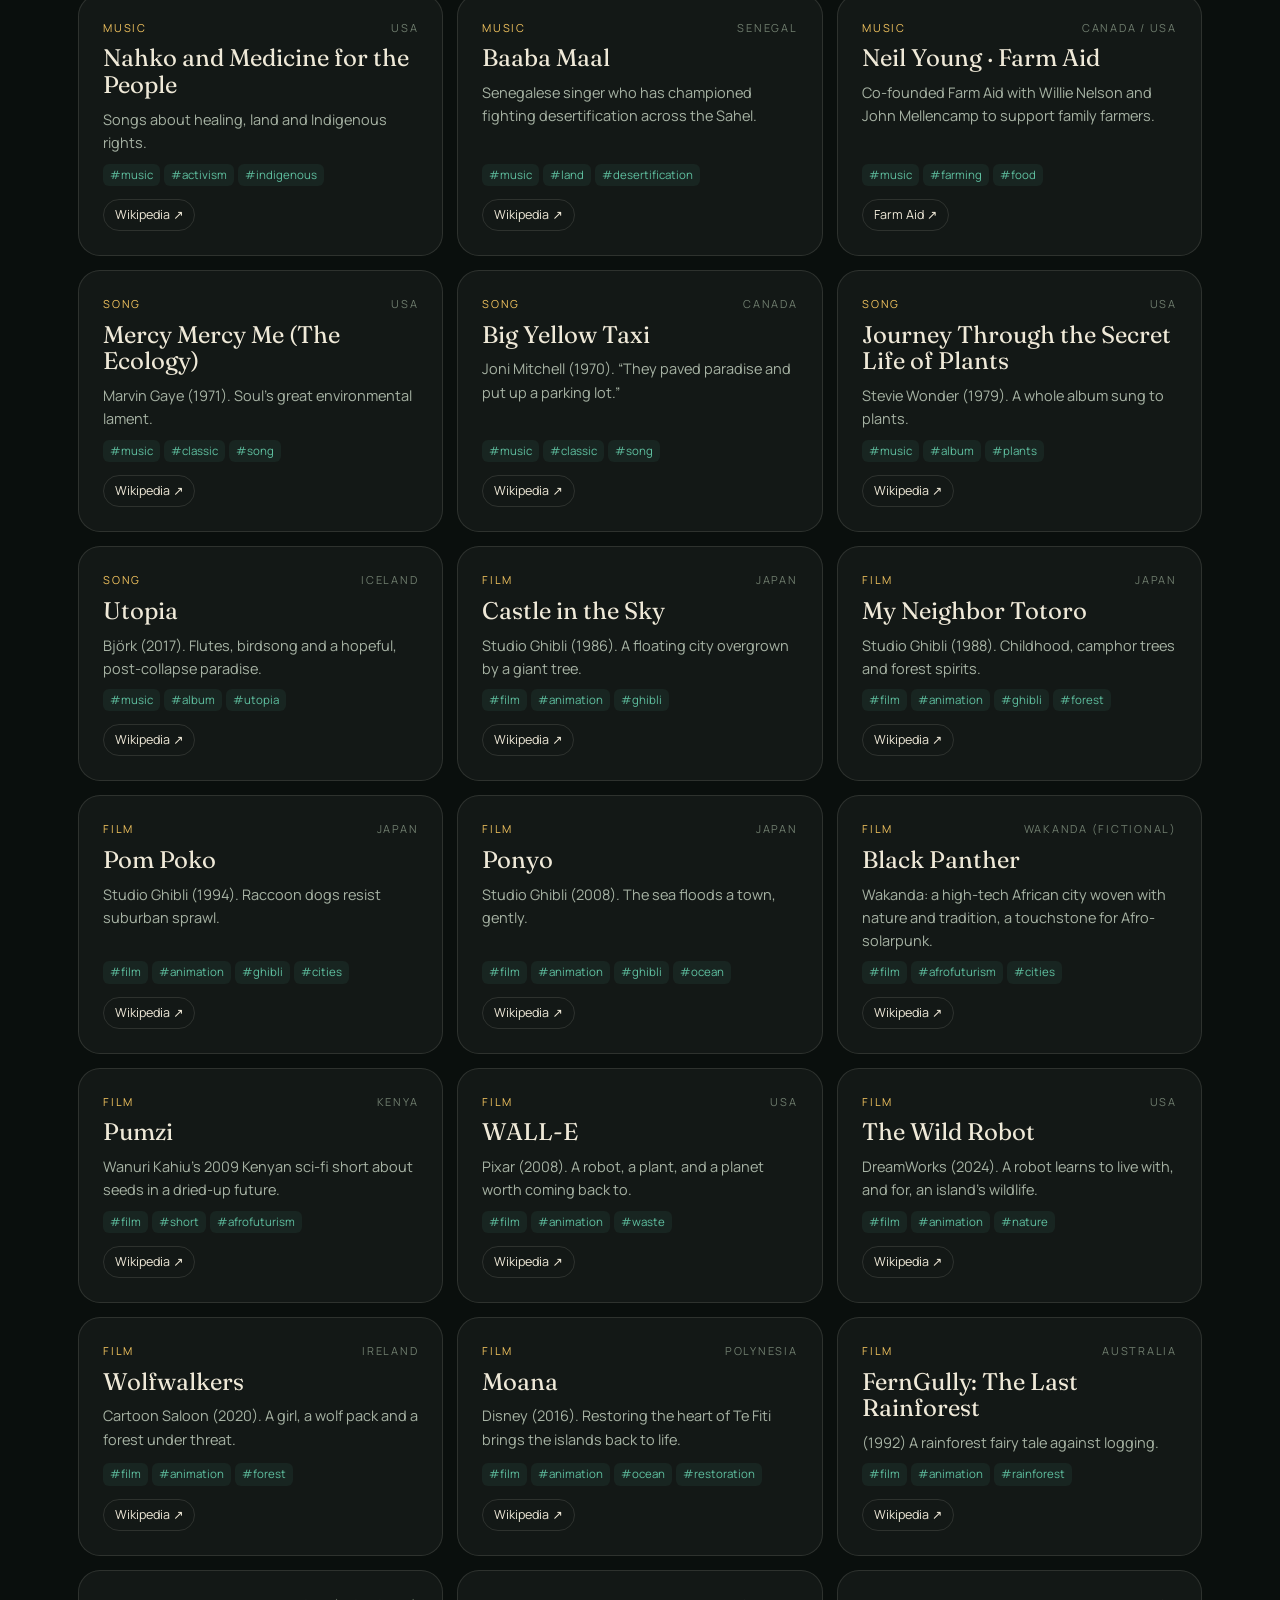
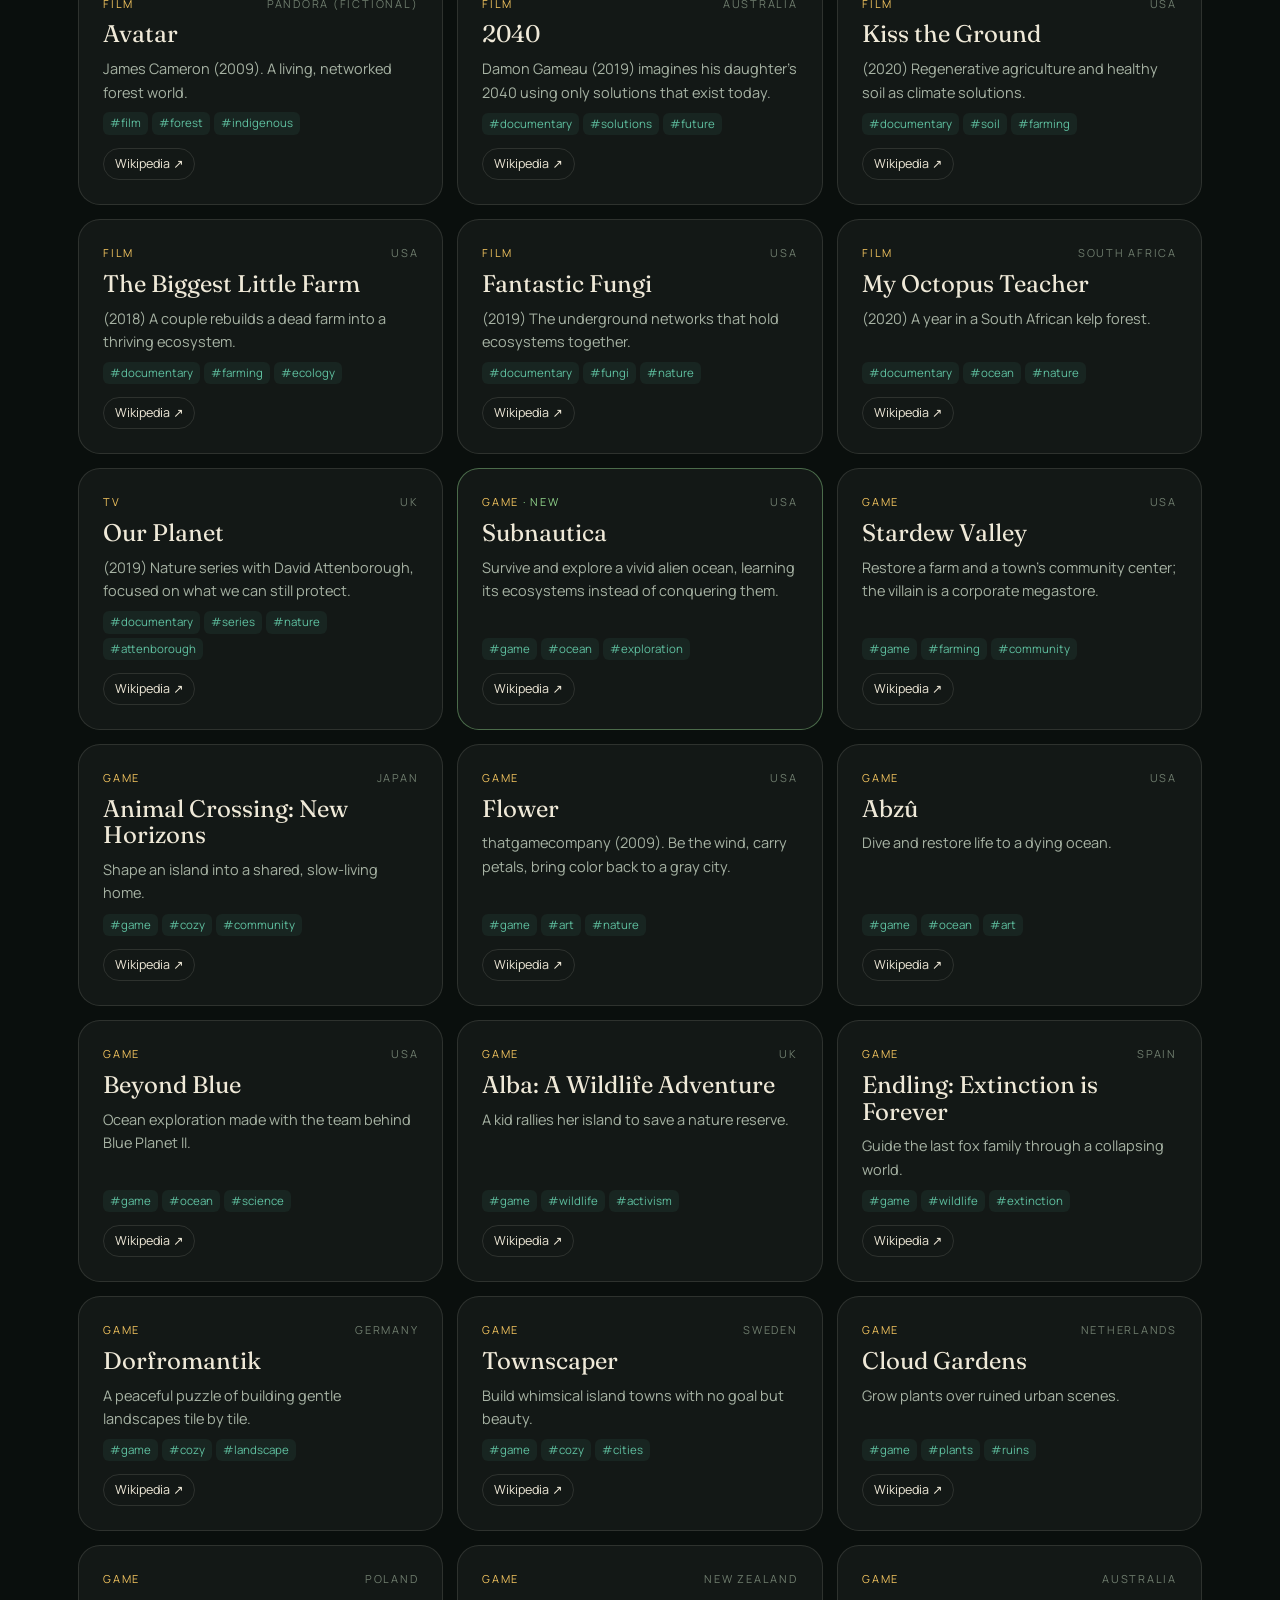
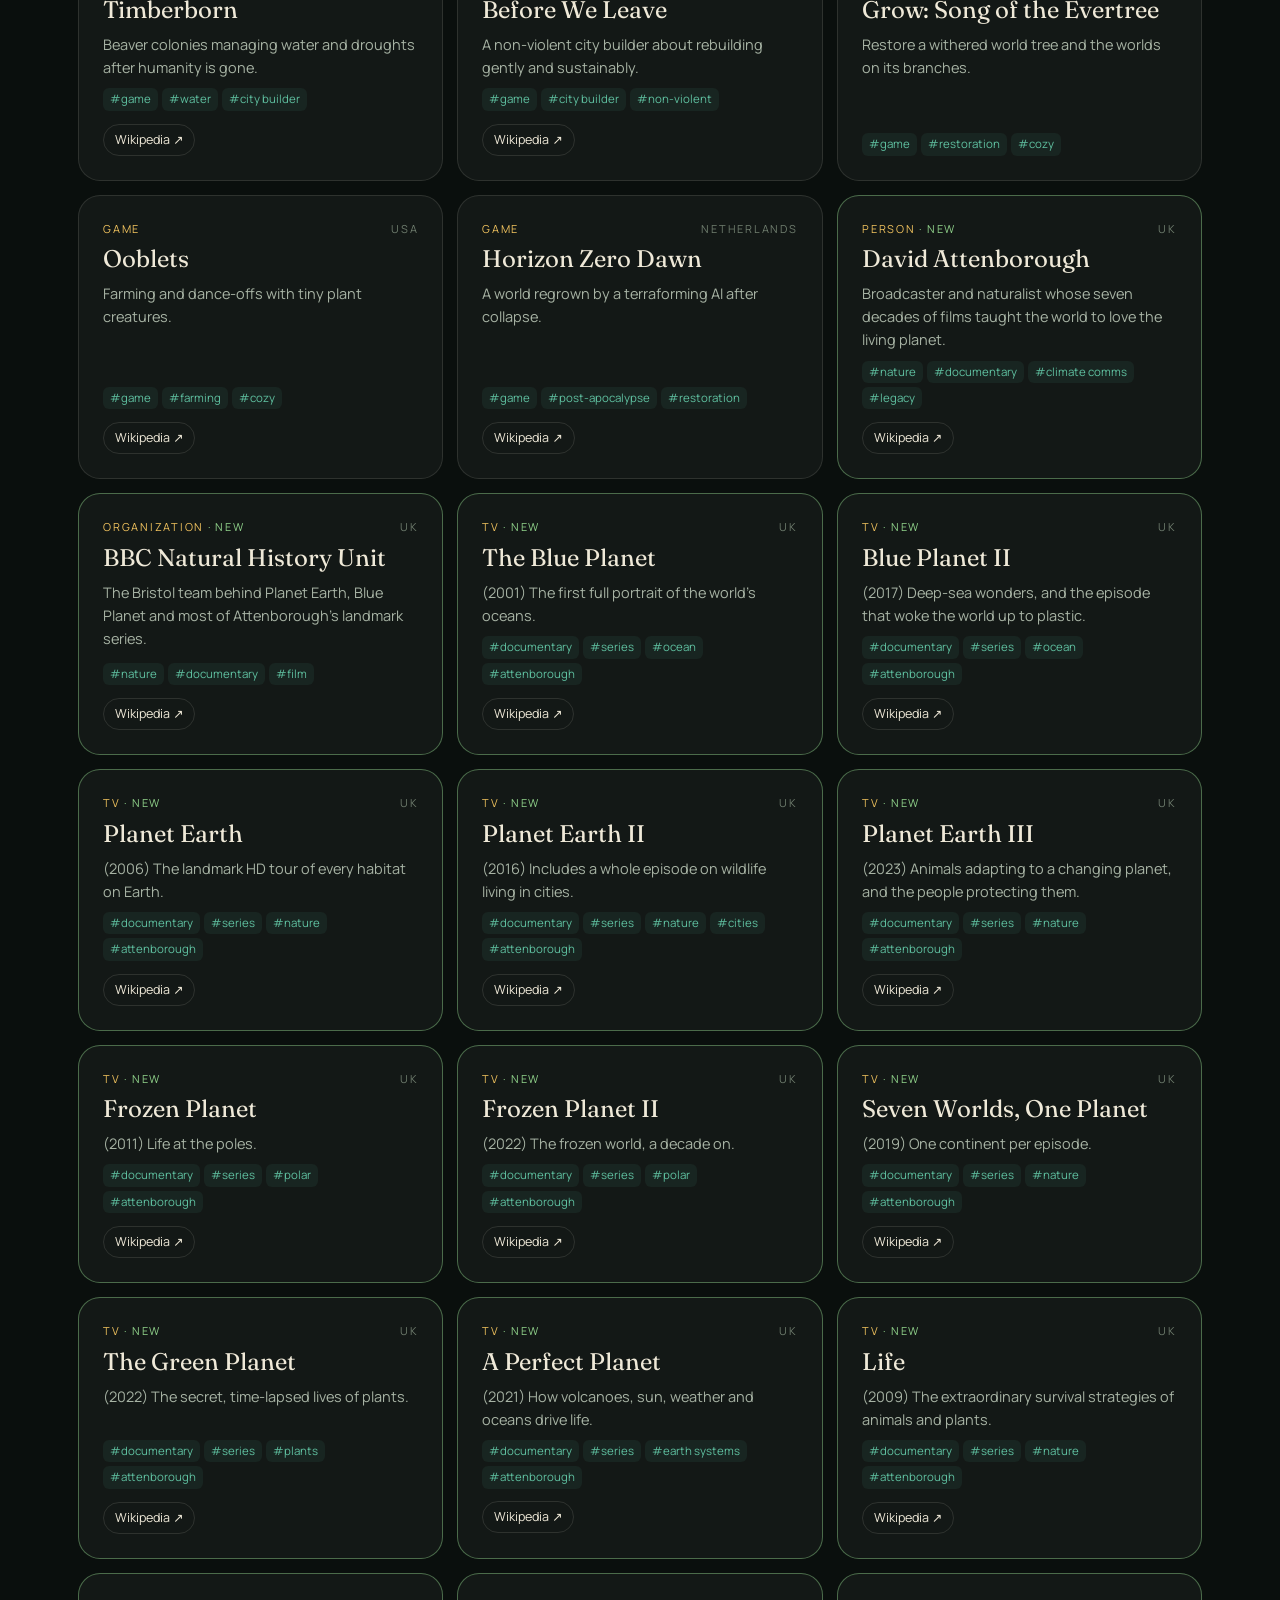
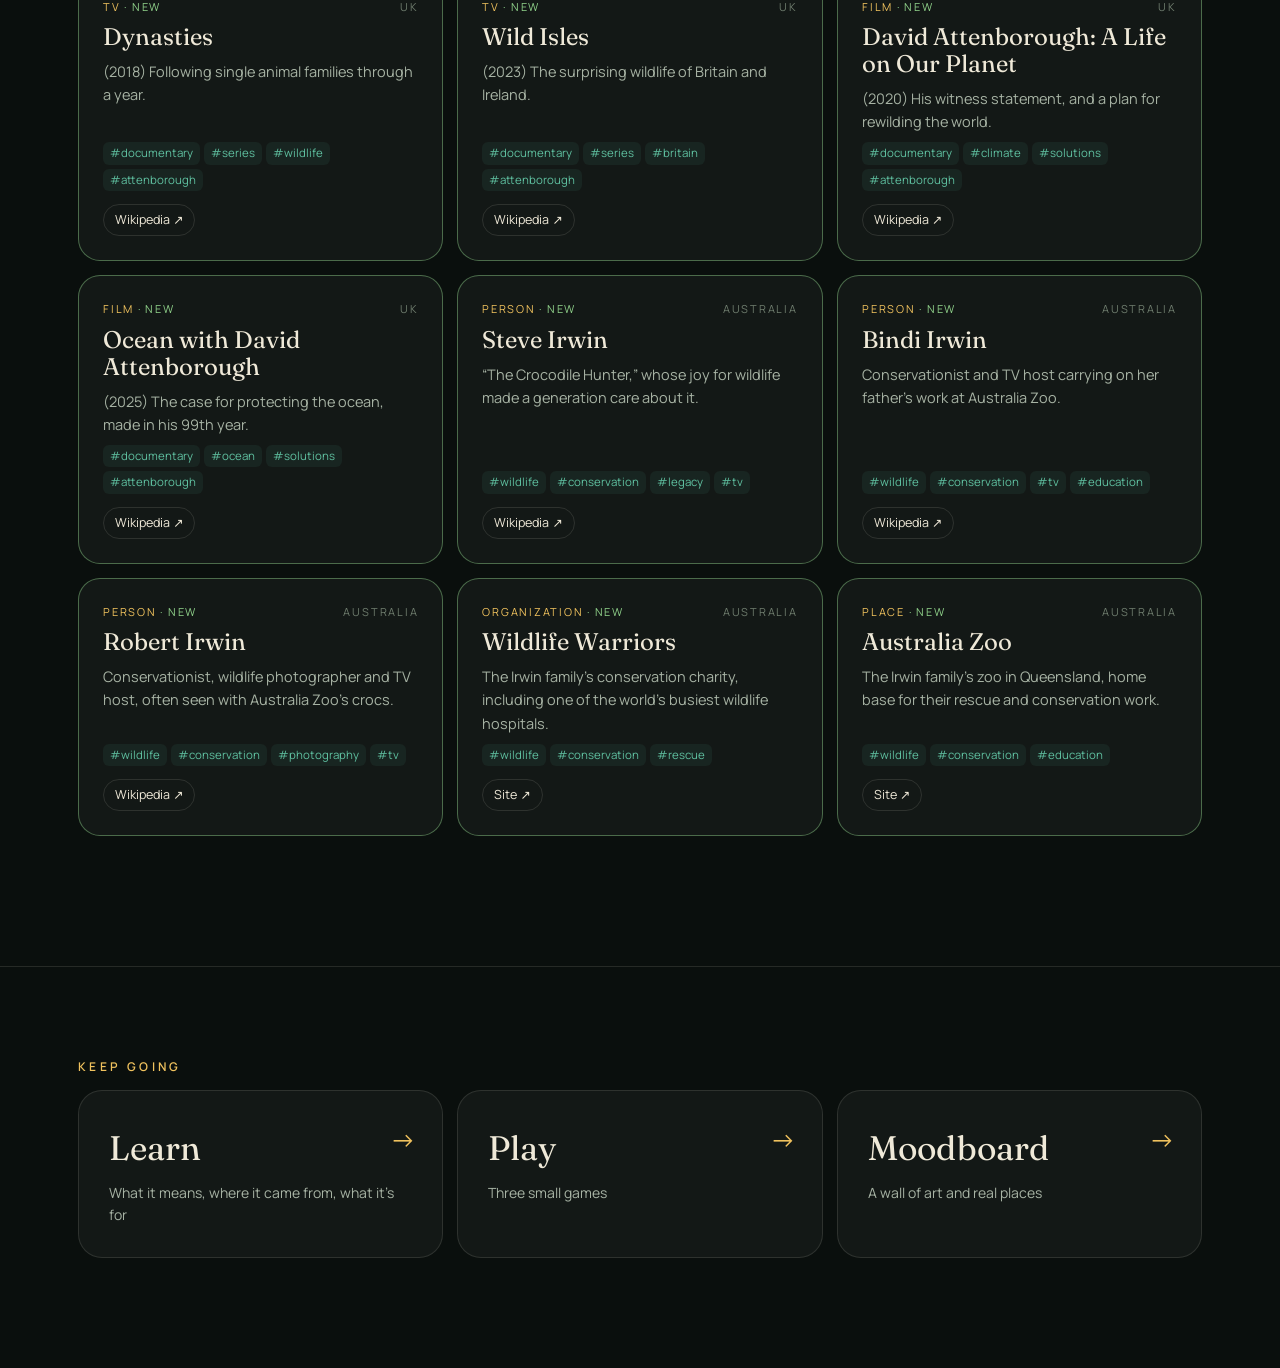
<file: voices.html>
<!doctype html>
<html lang="en">
<head>
<meta charset="utf-8">
<meta name="viewport" content="width=device-width,initial-scale=1">
<title>Voices · SOLRPNK</title>
<meta name="description" content="An interactive guide to solarpunk: what it means, where it came from, what it's for, games, and a moodboard of art and real places.">
<link rel="preconnect" href="https://fonts.googleapis.com"><link rel="preconnect" href="https://fonts.gstatic.com" crossorigin>
<link rel="preload" as="style" href="https://fonts.googleapis.com/css2?family=Fraunces:ital,wght@0,300..700;1,300..700&family=Manrope:wght@300..700&family=Goldman:wght@400;700&display=swap"><link href="https://fonts.googleapis.com/css2?family=Fraunces:ital,wght@0,300..700;1,300..700&family=Manrope:wght@300..700&family=Goldman:wght@400;700&display=swap" rel="stylesheet" media="print" onload="this.media='all'"><noscript><link href="https://fonts.googleapis.com/css2?family=Fraunces:ital,wght@0,300..700;1,300..700&family=Manrope:wght@300..700&family=Goldman:wght@400;700&display=swap" rel="stylesheet"></noscript>
<link rel="stylesheet" href="style.css">
<link rel="icon" href="data:image/svg+xml,%3Csvg xmlns='http://www.w3.org/2000/svg' viewBox='0 0 64 64'%3E%3Ccircle cx='32' cy='32' r='14' fill='%23f0c25e'/%3E%3Cg stroke='%238fd18a' stroke-width='4' stroke-linecap='round'%3E%3Cpath d='M32 4v8M32 52v8M4 32h8M52 32h8M12 12l6 6M46 46l6 6M12 52l6-6M46 18l6-6'/%3E%3C/g%3E%3C/svg%3E">
</head>
<body data-page="voices">
<div class="grain" aria-hidden="true"></div>
<div class="progress" aria-hidden="true"><i></i></div>
<nav class="nav" aria-label="Pages">
  <a href="index.html" class="brand"><span class="sun-dot"></span><b>SOLR</b>PNK</a>
  <div class="nav-links">
    <a href="index.html" data-p="learn">Learn</a><a href="play.html" data-p="play">Play</a><a href="moodboard.html" data-p="moodboard">Moodboard</a><a href="voices.html" data-p="voices">Voices</a>
  </div>
</nav>
<header class="page-head"><div class="wrap"><p class="eyebrow">Voices</p><h1 class="page-title">People, places and work moving the needle</h1><p class="lede">A searchable map of who’s building, writing, painting and organizing toward solarpunk futures, from Nairobi to Bangkok to Curitiba.</p></div></header>
<section class="sec voices-page" id="voices">
  <div class="wrap">
    <div class="vsearch">
      <input id="vSearch" type="search" placeholder="Search people, places, books, tags… try “seeds”, “Kenya”, “music”" aria-label="Search voices">
      <span id="vCount"></span><button class="pill ghost sm" id="vClear">Clear</button>
    </div>
    <div class="vfilters">
      <div class="vrow"><label>Kind</label><div class="vchips" id="vTypes"></div></div>
      <div class="vrow"><label>Region</label><div class="vchips" id="vRegions"></div></div>
      <div class="vrow"><label>Tags</label><div class="vchips tagcloud" id="vTags"></div></div>
    </div>
    <div class="vgrid" id="vGrid"></div>
  </div>
</section>
<section class="next-pages"><div class="wrap"><p class="eyebrow">Keep going</p><div class="next-grid"><a class="next-card" href="index.html"><span>Learn</span><small>What it means, where it came from, what it’s for</small><i>→</i></a><a class="next-card" href="play.html"><span>Play</span><small>Three small games</small><i>→</i></a><a class="next-card" href="moodboard.html"><span>Moodboard</span><small>A wall of art and real places</small><i>→</i></a></div></div></section>
<script src="data/voices.js" defer></script>
<script src="app.js" defer></script>
</body>
</html>
</file>
<file: style.css>
:root{
  --bg:#0a0f0d; --bg2:#0e1512; --panel:rgba(255,255,255,.04); --line:rgba(239,233,216,.12);
  --ink:#efe9d8; --mute:#a7b3a4; --dim:#6f7d6e;
  --gold:#f0c25e; --amber:#e9a53f; --leaf:#8fd18a; --teal:#5fc0a0; --sky:#9bd3e6; --coral:#ef8a72;
  --disp:'Fraunces',Georgia,serif; --body:'Manrope',system-ui,sans-serif;
  --ease:cubic-bezier(.2,.7,.2,1);
}
*{box-sizing:border-box;margin:0;padding:0}
html{scroll-behavior:smooth;background:var(--bg)}
body{background:var(--bg);color:var(--ink);font-family:var(--body);font-size:17px;line-height:1.6;overflow-x:hidden;overflow-x:clip;-webkit-font-smoothing:antialiased}
button{font:inherit;color:inherit;background:none;border:0;cursor:pointer}
a{color:inherit}
em{font-style:italic;color:var(--gold)}
img{display:block;max-width:100%}
::selection{background:var(--gold);color:#17221c}

.grain{position:fixed;inset:0;pointer-events:none;z-index:100;opacity:.06;
  background-image:url("data:image/svg+xml,%3Csvg xmlns='http://www.w3.org/2000/svg' width='160' height='160'%3E%3Cfilter id='n'%3E%3CfeTurbulence type='fractalNoise' baseFrequency='.9' numOctaves='2' stitchTiles='stitch'/%3E%3C/filter%3E%3Crect width='160' height='160' filter='url(%23n)'/%3E%3C/svg%3E")}
.progress{position:fixed;top:0;left:0;right:0;height:2px;z-index:60}
.progress i{display:block;height:100%;width:0;background:linear-gradient(90deg,var(--leaf),var(--gold),var(--coral))}

/* nav */
.nav{position:fixed;top:14px;left:50%;transform:translateX(-50%);z-index:50;display:flex;align-items:center;gap:22px;
  padding:9px 12px 9px 18px;border-radius:999px;background:rgba(10,15,13,.55);backdrop-filter:blur(14px) saturate(1.4);
  -webkit-backdrop-filter:blur(14px) saturate(1.4);border:1px solid var(--line);transition:opacity .4s,transform .4s var(--ease)}
.nav.hide{opacity:0;transform:translate(-50%,-20px);pointer-events:none}
.brand{display:flex;align-items:center;gap:9px;font-family:'Goldman',var(--body);font-weight:700;font-size:16px;text-decoration:none;letter-spacing:.03em;font-style:normal}
.brand b{font-weight:700;color:var(--gold);margin-right:-9px;display:inline-block}
.brand{transform:none}.brand b,.brand{font-synthesis:none}
.sun-dot{width:12px;height:12px;border-radius:50%;background:radial-gradient(circle,#fff3cf,var(--gold));box-shadow:0 0 14px var(--gold)}
.nav-links{display:flex;gap:2px}
.nav-links a{font-size:13px;text-decoration:none;color:var(--mute);padding:6px 11px;border-radius:999px;transition:.25s}
.nav-links a:hover,.nav-links a.on{color:var(--ink);background:rgba(240,194,94,.12)}

/* type + layout */
.wrap{max-width:1180px;margin:0 auto;padding:0 28px}
.sec{position:relative;padding:130px 0}
.sec.alt{background:linear-gradient(180deg,var(--bg),var(--bg2) 20%,var(--bg2) 80%,var(--bg))}
.eyebrow{font-size:12px;letter-spacing:.28em;text-transform:uppercase;color:var(--gold);font-weight:600;margin-bottom:14px}
h2{font-family:var(--disp);font-weight:400;font-size:clamp(38px,5.4vw,68px);line-height:1.04;letter-spacing:-.015em;margin-bottom:22px}
h2.big{font-size:clamp(44px,7vw,104px);max-width:14ch}
.sub-h{font-family:var(--disp);font-weight:400;font-size:30px;margin:70px 0 22px}
.sub-h small{font-family:var(--body);font-size:13px;color:var(--dim);margin-left:10px;letter-spacing:.04em}
.lede{color:var(--mute);font-size:19px;max-width:56ch;margin-bottom:30px}
.two{display:grid;grid-template-columns:1fr 1.05fr;gap:60px;align-items:center}

.pill{display:inline-flex;align-items:center;gap:8px;padding:13px 24px;border-radius:999px;font-size:14px;font-weight:600;text-decoration:none;
  transition:transform .3s var(--ease),background .3s,box-shadow .3s,border-color .3s;border:1px solid transparent}
.pill.gold{background:linear-gradient(135deg,#ffe3a0,var(--gold) 55%,var(--amber));color:#1b2118;box-shadow:0 8px 30px -10px rgba(240,194,94,.7)}
.pill.ghost{border-color:var(--line);background:var(--panel);color:var(--ink)}
.pill:hover{transform:translateY(-2px)}
.pill.ghost:hover{border-color:rgba(240,194,94,.5)}
.pill.sm{padding:9px 16px;font-size:13px}

.reveal{opacity:0;transform:translateY(28px);transition:opacity 1s var(--ease),transform 1s var(--ease)}
.reveal.in{opacity:1;transform:none}

/* hero */
.hero{position:relative;height:100vh;min-height:640px;display:flex;align-items:center;overflow:hidden}
#heroCanvas{position:absolute;inset:0;width:100%;height:100%}
.hero-copy{position:relative;z-index:2;padding:0 7vw;max-width:900px}
.hero-title{font-family:'Goldman',var(--body);font-weight:400;font-size:clamp(56px,11.5vw,180px);line-height:.95;letter-spacing:.005em;transform:skewX(-14deg);transform-origin:left bottom;padding-right:.1em;margin:6px 0 26px;
  background:linear-gradient(180deg,#fff7e2 10%,#f3d48c 60%,#c99a3e);-webkit-background-clip:text;background-clip:text;color:transparent}
.hero-title b{font-weight:700}
.hero-title em{font-style:normal;font-weight:700;background:linear-gradient(180deg,#d8f5c9,var(--leaf) 60%,#4c9a68);-webkit-background-clip:text;background-clip:text;color:transparent}
.hero-sub{color:var(--mute);font-size:19px;max-width:44ch;margin-bottom:34px}
.hero-cta{display:flex;gap:12px;flex-wrap:wrap}
.scroll-cue{position:absolute;bottom:30px;left:50%;width:22px;height:36px;border:1px solid var(--line);border-radius:12px;transform:translateX(-50%);z-index:2}
.scroll-cue span{position:absolute;left:50%;top:7px;width:3px;height:7px;border-radius:2px;background:var(--gold);transform:translateX(-50%);animation:cue 2s infinite}
@keyframes cue{0%{opacity:0;transform:translate(-50%,0)}40%{opacity:1}100%{opacity:0;transform:translate(-50%,12px)}}

/* hook */
.morph{position:relative;min-height:3.3em}
.morph span{position:absolute;inset:0;transition:opacity .6s,filter .6s,transform .6s var(--ease)}
.morph span{opacity:0;filter:blur(6px);transform:translateY(10px)}
.hook[data-state=now] .m-n,.hook[data-state=collapse] .m-a,.hook[data-state=bloom] .m-b{opacity:1;filter:none;transform:none}
.hook[data-state=collapse] .m-a{color:#e9a6d8}
.sl-wrap{position:relative;flex:1;display:flex}
.sl-wrap input{width:100%}
.now-tick{position:absolute;left:50%;top:18px;transform:translateX(-50%);font-style:normal;font-size:10px;letter-spacing:.14em;color:var(--dim)}
.now-tick::before{content:'';position:absolute;left:50%;top:-12px;width:1px;height:8px;background:var(--dim)}
.slider-row{display:flex;align-items:center;gap:14px;font-size:13px;color:var(--mute);letter-spacing:.08em;text-transform:uppercase}
input[type=range]{-webkit-appearance:none;appearance:none;flex:1;height:4px;border-radius:4px;background:linear-gradient(90deg,#c13fa0,#7d6fa8 30%,#9aa3a8 50%,var(--gold) 75%,var(--leaf));outline:none}
input[type=range]::-webkit-slider-thumb{-webkit-appearance:none;width:26px;height:26px;border-radius:50%;background:radial-gradient(circle,#fff6d8,var(--gold));box-shadow:0 0 0 6px rgba(240,194,94,.18),0 0 24px var(--gold);cursor:grab}
input[type=range]::-moz-range-thumb{width:26px;height:26px;border:0;border-radius:50%;background:var(--gold);box-shadow:0 0 24px var(--gold)}
.skyline-wrap svg{width:100%;height:auto;border-radius:28px;overflow:hidden;box-shadow:0 40px 90px -40px rgba(0,0,0,.8);border:1px solid var(--line)}

/* fuse */
.fuse{position:relative;display:grid;grid-template-columns:1fr 80px 1fr;align-items:stretch;gap:0;margin:20px 0 70px;min-height:260px}
.half{text-align:left;padding:38px;border-radius:28px;display:flex;flex-direction:column;gap:14px;transition:transform .9s var(--ease),opacity .6s,box-shadow .4s;position:relative;z-index:1}
.half b{font-family:var(--disp);font-weight:500;font-size:64px;line-height:1}
.half span{font-size:17px;line-height:1.5}
.half.solar{background:linear-gradient(150deg,#1f3a2f,#16271f);border:1px solid rgba(143,209,138,.2)}
.half.solar b{color:var(--gold)}
.half.solar span{color:#c9d8c5}
.half.punk{background:linear-gradient(150deg,#f5cf73,#e3a53e);color:#1a2118}
.half:hover{transform:translateY(-4px) rotate(-.6deg)}
.fuse-btn{align-self:center;justify-self:center;width:58px;height:58px;border-radius:50%;font-family:var(--disp);font-size:34px;color:var(--gold);border:1px solid rgba(240,194,94,.4);
  background:rgba(240,194,94,.06);transition:transform .5s var(--ease),box-shadow .4s;z-index:2}
.fuse-btn:hover{transform:rotate(90deg);box-shadow:0 0 30px rgba(240,194,94,.4)}
.fused{position:absolute;inset:0;display:flex;flex-direction:column;justify-content:center;align-items:center;text-align:center;font-family:var(--disp);font-size:clamp(30px,4vw,52px);line-height:1.15;
  opacity:0;transform:scale(.94);transition:opacity .8s .35s,transform .8s .35s var(--ease);pointer-events:none;border-radius:28px;
  background:radial-gradient(ellipse at center,rgba(240,194,94,.22),rgba(143,209,138,.08) 60%,transparent 75%);padding:20px}
.fused small{font-family:var(--body);font-size:15px;color:var(--mute);margin-top:16px;max-width:46ch}
.fuse.on .half.solar{transform:translateX(52%) scale(.7);opacity:0}
.fuse.on .half.punk{transform:translateX(-52%) scale(.7);opacity:0}
.fuse.on .fuse-btn{transform:rotate(225deg) scale(.6);opacity:.4}
.fuse.on .fused{opacity:1;transform:none;pointer-events:auto}

.quote{border-left:2px solid var(--gold);padding:8px 0 8px 32px;margin:0 0 20px}
.quote p{font-family:var(--disp);font-style:italic;font-size:clamp(28px,3.6vw,46px);line-height:1.18;color:#f6e6bf}
.quote cite{display:block;margin-top:16px;font-style:normal;font-size:13px;color:var(--dim);letter-spacing:.06em}

.layers{display:grid;grid-template-columns:240px 1fr;gap:34px;align-items:start}
.layer-tabs{display:flex;flex-direction:column;gap:8px}
.layer-tabs button{text-align:left;padding:18px 20px;border-radius:18px;border:1px solid var(--line);font-family:var(--disp);font-size:24px;display:flex;gap:14px;align-items:baseline;transition:.35s}
.layer-tabs button i{font-style:normal;font-size:13px;color:var(--dim);font-family:var(--body)}
.layer-tabs button.on{background:linear-gradient(135deg,rgba(240,194,94,.16),rgba(143,209,138,.06));border-color:rgba(240,194,94,.45)}
.layer-body{min-height:260px;border-radius:26px;border:1px solid var(--line);background:var(--panel);padding:38px;display:grid;grid-template-columns:1.1fr .9fr;gap:30px;align-items:center}
.layer-body h4{font-family:var(--disp);font-weight:400;font-size:36px;margin-bottom:10px}
.layer-body p{color:var(--mute)}
.layer-body .ex{margin-top:16px;color:var(--leaf);font-style:italic}
.layer-body svg{width:100%;height:auto}
.fadein{animation:fadein .6s var(--ease)}
@keyframes fadein{from{opacity:0;transform:translateY(10px)}to{opacity:1;transform:none}}

/* family */
.family{display:grid;grid-template-columns:repeat(3,1fr);gap:18px}
.fam{padding:32px;border-radius:24px;border:1px solid var(--line);background:var(--panel);transition:transform .5s var(--ease),border-color .4s,box-shadow .4s;position:relative;overflow:hidden}
.fam::before{content:'';position:absolute;inset:auto -30% -60% -30%;height:120%;background:radial-gradient(circle at 50% 100%,var(--c),transparent 60%);opacity:.08;transition:opacity .5s}
.fam:hover{transform:translateY(-6px);border-color:var(--c)}
.fam:hover::before{opacity:.25}
.fam h4{font-family:var(--disp);font-weight:400;font-size:34px;color:var(--c)}
.fam .yr{font-size:13px;letter-spacing:.14em;text-transform:uppercase;color:var(--dim);margin-bottom:14px}
.fam q{display:block;margin-top:18px;font-family:var(--disp);font-style:italic;font-size:21px;line-height:1.3}
.hero-fam{background:linear-gradient(160deg,rgba(240,194,94,.12),rgba(143,209,138,.05))}

/* timeline */
.timeline{padding:20px 0 0}
.tl-track{position:relative;height:4px;background:var(--line);border-radius:4px;margin:30px 14px 0}
.tl-fill{position:absolute;left:0;top:0;bottom:0;width:0;border-radius:4px;background:linear-gradient(90deg,var(--leaf),var(--gold));transition:width .5s var(--ease)}
.tl-handle{position:absolute;top:50%;left:0;width:34px;height:34px;margin:-17px 0 0 -17px;border-radius:50%;background:radial-gradient(circle,#fff6d8,var(--gold));
  box-shadow:0 0 0 8px rgba(240,194,94,.15),0 0 30px var(--gold);cursor:grab;transition:left .5s var(--ease);touch-action:none}
.tl-handle.drag{transition:none;cursor:grabbing}
.tl-years{display:flex;justify-content:space-between;margin:18px 0 0}
.tl-years button{font-family:var(--disp);font-size:24px;color:var(--dim);transition:.3s;padding:4px}
.tl-years button.on{color:var(--gold);transform:scale(1.15)}
.tl-card{margin-top:28px;padding:32px 36px;border-radius:24px;border:1px solid var(--line);background:var(--panel);max-width:720px;min-height:150px}
.tl-card h4{font-family:var(--disp);font-weight:400;font-size:30px;margin-bottom:8px}
.tl-card p{color:var(--mute)}

/* purpose */
.statement{background:radial-gradient(ellipse 80% 70% at 20% 30%,rgba(240,194,94,.16),transparent 60%),radial-gradient(ellipse 60% 60% at 90% 90%,rgba(143,209,138,.1),transparent 60%)}
.purposes{display:grid;grid-template-columns:repeat(3,1fr);gap:18px;margin-top:50px}
.pcard{padding:32px;border-top:1px solid rgba(240,194,94,.35)}
.pcard i{font-family:var(--disp);font-style:normal;font-size:60px;font-weight:300;color:var(--gold);line-height:1}
.pcard h4{font-size:20px;margin:14px 0 6px}
.pcard p{color:var(--mute)}

.practice{display:grid;grid-template-columns:repeat(3,1fr);gap:14px;margin-bottom:40px}
.practice div{padding:26px;border-radius:20px;background:var(--panel);border:1px solid var(--line);transition:.4s}
.practice div:hover{border-color:rgba(143,209,138,.45);background:rgba(143,209,138,.06)}
.practice b{display:block;font-size:18px;margin-bottom:6px}
.practice span{color:var(--mute);font-size:15px}
.cities{display:grid;grid-template-columns:repeat(4,1fr);gap:14px}
.city{position:relative;aspect-ratio:4/5;border-radius:22px;overflow:hidden;border:1px solid var(--line);background:#111a16;text-align:left}
.city img{position:absolute;inset:0;width:100%;height:100%;object-fit:cover;filter:saturate(.8) brightness(.55);transform:scale(1.04);transition:transform 1.2s var(--ease),filter .6s}
.city:hover img,.city.on img{filter:saturate(1.05) brightness(.85);transform:scale(1.1)}
.city .cap{position:absolute;left:0;right:0;bottom:0;padding:20px;background:linear-gradient(transparent,rgba(5,9,7,.9))}
.city b{font-family:var(--disp);font-weight:400;font-size:26px;display:block}
.city span{font-size:14px;color:#d5dccf;display:block;max-height:0;overflow:hidden;opacity:0;transition:max-height .6s var(--ease),opacity .5s}
.city:hover span,.city.on span{max-height:120px;opacity:1}
.city small{font-size:10px;color:#a8b2a5;display:block;margin-top:6px}

/* games */
.game-tabs{display:flex;gap:8px;flex-wrap:wrap;margin-bottom:28px}
.game-tabs button{padding:11px 20px;border-radius:999px;border:1px solid var(--line);font-size:14px;font-weight:600;color:var(--mute);transition:.3s}
.game-tabs button.on{color:#1b2118;background:linear-gradient(135deg,#ffe3a0,var(--gold));border-color:transparent}
.game{display:none}
.game.on{display:block;animation:fadein .6s var(--ease)}
.g-hint{color:var(--mute);margin-bottom:18px}
.block-stage{position:relative;border-radius:28px;overflow:hidden;border:1px solid var(--line);box-shadow:0 40px 100px -50px rgba(0,0,0,.9)}
#blockSvg{display:block;width:100%;height:auto}
.hot{cursor:pointer}
.hot .ring{fill:rgba(240,194,94,.001);stroke:var(--gold);stroke-width:2.5;opacity:.0;transition:opacity .3s}
.hot:hover .ring,.hot:focus .ring{opacity:.9}
.hot .beacon{fill:var(--gold);animation:beacon 2.2s infinite}
@keyframes beacon{0%,100%{opacity:.35;r:6}50%{opacity:1;r:9}}
.swap{transition:opacity .45s}
.block-pop{position:absolute;min-width:230px;max-width:280px;padding:14px;border-radius:18px;background:rgba(12,18,15,.92);backdrop-filter:blur(10px);border:1px solid rgba(240,194,94,.35);z-index:3;animation:fadein .3s var(--ease)}
.block-pop h5{font-size:12px;letter-spacing:.2em;text-transform:uppercase;color:var(--gold);margin-bottom:8px}
.block-pop button{display:block;width:100%;text-align:left;padding:9px 12px;border-radius:12px;font-size:14px;transition:.2s}
.block-pop button:hover{background:rgba(240,194,94,.12)}
.block-pop button.cur{background:rgba(143,209,138,.14);color:var(--leaf)}
.block-pop button small{display:block;color:var(--dim);font-size:12px}
.meters{display:grid;grid-template-columns:repeat(4,1fr);gap:14px;margin-top:20px}
.meter{padding:14px 16px;border-radius:16px;background:var(--panel);border:1px solid var(--line)}
.meter label{display:flex;justify-content:space-between;font-size:13px;color:var(--mute);margin-bottom:8px}
.meter .bar{height:6px;border-radius:6px;background:rgba(255,255,255,.07);overflow:hidden}
.meter .bar i{display:block;height:100%;width:0;border-radius:6px;background:linear-gradient(90deg,#7c847f,var(--gold));transition:width .8s var(--ease),background .6s}
.meter.full .bar i{background:linear-gradient(90deg,var(--leaf),var(--gold))}
.g-foot{display:flex;justify-content:space-between;align-items:center;gap:16px;margin-top:16px;color:var(--mute)}
#blockMsg.win{color:var(--gold);font-family:var(--disp);font-size:24px}

.deck{position:relative;height:380px;max-width:520px;margin:10px auto 22px}
.card{position:absolute;inset:0;border-radius:28px;padding:40px;display:flex;flex-direction:column;justify-content:space-between;touch-action:none;user-select:none;cursor:grab;
  background:linear-gradient(160deg,#1c3128,#121d18);border:1px solid var(--line);box-shadow:0 30px 70px -30px rgba(0,0,0,.9);transition:transform .45s var(--ease),opacity .45s}
.card.drag{transition:none;cursor:grabbing}
.card .n{font-size:12px;letter-spacing:.2em;color:var(--dim);text-transform:uppercase}
.card p{font-family:var(--disp);font-size:29px;line-height:1.25}
.card .stamp{position:absolute;top:30px;right:30px;padding:6px 14px;border-radius:10px;border:2px solid;font-weight:700;letter-spacing:.12em;font-size:14px;opacity:0;transform:rotate(8deg)}
.card .stamp.r{color:var(--leaf)}
.card .stamp.l{color:var(--coral);right:auto;left:30px;transform:rotate(-8deg)}
.card.under{transform:scale(.94) translateY(16px);opacity:.6}
.card.end{align-items:center;justify-content:center;text-align:center;cursor:default}
.wash-btns{display:flex;justify-content:center;gap:12px}
.wash-explain{text-align:center;color:var(--mute);max-width:560px;margin:20px auto 0;min-height:3.2em}
.wash-explain b.ok{color:var(--leaf)}
.wash-explain b.no{color:var(--coral)}

.real-stage{display:grid;grid-template-columns:1fr 260px;gap:28px;align-items:center}
.real-img{position:relative;border-radius:26px;overflow:hidden;aspect-ratio:4/3;background:#111a16;border:1px solid var(--line)}
.real-img img{width:100%;height:100%;object-fit:cover;transition:opacity .5s,transform 1.2s var(--ease)}
.real-reveal{position:absolute;left:0;right:0;bottom:0;padding:22px;background:linear-gradient(transparent,rgba(5,9,7,.92));transform:translateY(100%);transition:transform .5s var(--ease)}
.real-reveal.on{transform:none}
.real-reveal b{display:block;font-family:var(--disp);font-size:24px;font-weight:400}
.real-reveal small{color:var(--mute)}
.real-side{display:flex;flex-direction:column;gap:12px}
.real-score{font-family:var(--disp);font-size:24px;margin-bottom:6px}
.real-side .verdict{font-size:15px;color:var(--mute)}

/* flips */
.flips{display:grid;grid-template-columns:repeat(4,1fr);gap:14px;perspective:1200px}
.flip{position:relative;height:290px;text-align:left;transform-style:preserve-3d;transition:transform .8s var(--ease)}
.flip.on{transform:rotateY(180deg)}
.flip span{position:absolute;inset:0;border-radius:22px;padding:26px;backface-visibility:hidden;-webkit-backface-visibility:hidden;font-size:15px;color:var(--mute);display:flex;flex-direction:column;gap:12px;border:1px solid var(--line);background:var(--panel)}
.flip span b{font-family:var(--disp);font-weight:400;font-size:25px;color:var(--ink);line-height:1.15}
.flip .b{transform:rotateY(180deg);background:linear-gradient(160deg,rgba(240,194,94,.18),rgba(143,209,138,.08));color:var(--ink);font-family:var(--disp);font-size:21px;line-height:1.35;justify-content:center}
.discuss{margin-top:20px}
.discuss ol{list-style:none;counter-reset:q}
.discuss li{counter-increment:q;font-family:var(--disp);font-size:clamp(22px,2.6vw,32px);padding:16px 0;border-bottom:1px solid var(--line);display:none}
.discuss li.on{display:block;animation:fadein .7s var(--ease)}
.discuss li::before{content:'0' counter(q);color:var(--gold);margin-right:18px;font-size:.7em}
.discuss li:last-child::before{color:var(--leaf)}
.discuss .pill{margin-top:20px}

/* moodboard */
.mood{position:relative;padding:110px 0 0;background:#070b09}
.mood-head{max-width:1300px;margin:0 auto;padding:0 28px 26px;display:flex;justify-content:space-between;align-items:flex-end;gap:30px;flex-wrap:wrap}
.mood-head h2{margin-bottom:8px}
.mood-note{color:var(--mute);font-size:15px}
.tags{display:flex;flex-direction:column;gap:10px;align-items:flex-end}
.tag-main,.tag-sub{display:flex;gap:6px;flex-wrap:wrap;justify-content:flex-end}
.tag-main button{padding:10px 20px;border-radius:999px;border:1px solid var(--line);font-size:14px;font-weight:600;color:var(--mute);transition:.3s}
.tag-main button.on{background:linear-gradient(135deg,#ffe3a0,var(--gold));color:#1b2118;border-color:transparent}
.tag-sub button{padding:6px 13px;border-radius:999px;font-size:12.5px;color:var(--mute);border:1px solid transparent;background:rgba(255,255,255,.05);transition:.3s;animation:fadein .4s var(--ease) both}
.tag-sub button i{font-style:normal;color:var(--dim);margin-left:6px;font-size:11px}
.tag-sub button.on{color:var(--leaf);border-color:rgba(143,209,138,.5);background:rgba(143,209,138,.1)}
.wall{position:relative;height:88vh;min-height:520px;overflow:hidden;cursor:grab;touch-action:none;border-top:1px solid var(--line)}
.wall.drag{cursor:grabbing}
.plane{position:absolute;left:0;top:0;will-change:transform}
.tile{position:absolute;left:0;top:0;border-radius:14px;overflow:hidden;background:#121a16;
  transition:transform .9s var(--ease),opacity .6s,filter .6s,box-shadow .3s;box-shadow:0 18px 40px -22px rgba(0,0,0,.9)}
.tile img{width:100%;height:100%;object-fit:cover;opacity:0;transition:opacity .8s,transform .8s var(--ease);pointer-events:none;-webkit-user-drag:none}
.tile img.ok{opacity:1}
.tile .tc{position:absolute;left:0;right:0;bottom:0;padding:26px 12px 10px;font-size:12px;line-height:1.3;background:linear-gradient(transparent,rgba(4,7,6,.88));opacity:0;transition:opacity .35s}
.tile .tc b{display:block;font-weight:600;font-size:12.5px}
.tile .tc span{color:#b9c3b5;font-size:11px}
.tile .badge{position:absolute;top:8px;left:8px;padding:3px 8px;border-radius:999px;font-size:10px;letter-spacing:.06em;background:rgba(4,7,6,.6);backdrop-filter:blur(6px);color:var(--gold);opacity:0;transition:opacity .35s}
.tile:hover{box-shadow:0 0 0 1px rgba(240,194,94,.6),0 24px 50px -20px rgba(0,0,0,.9);z-index:2}
.tile:hover .tc,.tile:hover .badge{opacity:1}
.tile:hover img{transform:scale(1.05)}
.tile.out{opacity:0;filter:blur(6px);pointer-events:none}
#plane.still,#plane.still .tile{transition:none!important}
.wall-fade{position:absolute;inset:0;pointer-events:none;box-shadow:inset 0 0 120px 40px #070b09}

.lightbox{position:fixed;inset:0;z-index:90;display:flex;align-items:center;justify-content:center;padding:40px;background:rgba(4,7,6,.86);backdrop-filter:blur(14px);animation:fadein .35s var(--ease)}
.lightbox[hidden]{display:none}
.lightbox figure{max-width:min(1100px,92vw);display:flex;flex-direction:column;gap:14px}
.lightbox img{max-height:78vh;width:auto;margin:0 auto;border-radius:16px;box-shadow:0 40px 100px -30px #000}
.lightbox figcaption{display:flex;gap:14px;align-items:baseline;flex-wrap:wrap;justify-content:center;font-size:14px;color:var(--mute)}
.lightbox figcaption b{font-family:var(--disp);font-weight:400;font-size:22px;color:var(--ink)}
.lightbox figcaption a{color:var(--gold);text-decoration:none}
.lb-x{position:absolute;top:22px;right:28px;font-size:36px;color:var(--mute);line-height:1}

/* reading */
.read-tabs{display:flex;gap:6px;flex-wrap:wrap;margin-bottom:28px}
.read-tabs button{padding:10px 18px;border-radius:999px;border:1px solid var(--line);font-size:14px;color:var(--mute);transition:.3s}
.read-tabs button.on{color:var(--ink);border-color:rgba(240,194,94,.5);background:rgba(240,194,94,.1)}
.read-body{display:grid;grid-template-columns:repeat(3,1fr);gap:14px}
.rcard{padding:26px;border-radius:22px;background:var(--panel);border:1px solid var(--line);display:flex;flex-direction:column;gap:8px;transition:transform .4s var(--ease),border-color .4s;animation:fadein .6s var(--ease) both}
.rcard:hover{transform:translateY(-4px);border-color:rgba(240,194,94,.4)}
.rcard .k{font-size:11px;letter-spacing:.2em;text-transform:uppercase;color:var(--gold)}
.rcard h4{font-family:var(--disp);font-weight:400;font-size:24px;line-height:1.15}
.rcard p{color:var(--mute);font-size:15px;flex:1}
.rcard .links{display:flex;gap:8px;flex-wrap:wrap;margin-top:6px}
.rcard .links a{font-size:12.5px;padding:5px 11px;border-radius:999px;border:1px solid var(--line);text-decoration:none;color:var(--ink);transition:.25s}
.rcard .links a:hover{border-color:var(--gold);color:var(--gold)}
.rcard.new{border-color:rgba(143,209,138,.4)}
.rcard.new .k::after{content:' · new';color:var(--leaf)}

/* close */
.close{position:relative;min-height:90vh;display:flex;flex-direction:column;align-items:center;justify-content:center;text-align:center;overflow:hidden;cursor:crosshair;
  background:radial-gradient(ellipse 70% 60% at 50% 110%,rgba(240,194,94,.3),transparent 60%),radial-gradient(ellipse 50% 40% at 50% 100%,rgba(143,209,138,.2),transparent 70%),var(--bg)}
#garden{position:absolute;inset:0;width:100%;height:100%;pointer-events:none}
.close-copy{position:relative;z-index:2;pointer-events:none}
.close h2{font-size:clamp(56px,10vw,140px);font-weight:300}
.close p{font-family:var(--disp);font-size:clamp(22px,2.6vw,32px);color:#f1e2bb}
.close .close-hint{font-family:var(--body);font-size:13px;color:var(--dim);margin-top:18px;letter-spacing:.1em;text-transform:uppercase}
.close footer{position:absolute;bottom:18px;left:0;right:0;font-size:11.5px;color:var(--dim);padding:0 20px}

@media (max-width:900px){
  .nav-links{display:none}
  .two,.layers,.real-stage{grid-template-columns:1fr}
  .layer-tabs{flex-direction:row;overflow:auto}
  .layer-tabs button{font-size:18px;padding:12px 14px;white-space:nowrap}
  .layer-body{grid-template-columns:1fr;padding:26px}
  .family,.purposes,.read-body{grid-template-columns:1fr}
  .practice,.cities,.meters,.flips{grid-template-columns:1fr 1fr}
  .fuse{grid-template-columns:1fr;gap:12px}
  .fuse.on .half.solar{transform:translateY(40%) scale(.7)}
  .fuse.on .half.punk{transform:translateY(-40%) scale(.7)}
  .half b{font-size:48px}
  .sec{padding:90px 0}
  .tags{align-items:flex-start}.tag-main,.tag-sub{justify-content:flex-start}
  .tl-years button{font-size:16px}
  .wrap{padding:0 16px}
}
@media (prefers-reduced-motion:reduce){*{animation:none!important;transition:none!important}.reveal{opacity:1;transform:none}}

[hidden]{display:none!important}
.hot:focus{outline:none}
.hot:focus-visible .ring{opacity:.9}
.wash-links{display:flex;flex-direction:column;align-items:center;gap:6px;margin-top:12px}
.wash-links a{font-size:14px;color:var(--gold);text-decoration:none;padding:7px 14px;border-radius:999px;border:1px solid rgba(240,194,94,.35);background:rgba(240,194,94,.06);transition:.25s}
.wash-links a:hover{background:rgba(240,194,94,.16)}
.wash-explain{min-height:6.5em}

/* sort the aesthetic */
.sort-stage{display:grid;grid-template-columns:1fr minmax(240px,320px) 1fr;gap:26px;align-items:center;min-height:400px}
.sort-bin{height:300px;border-radius:28px;border:2px dashed rgba(240,194,94,.35);background:var(--panel);display:flex;flex-direction:column;justify-content:center;align-items:center;text-align:center;padding:24px;gap:8px;cursor:pointer;transition:border-color .3s,background .3s,transform .3s var(--ease)}
.sort-bin b{font-family:var(--disp);font-weight:400;font-size:28px;line-height:1.1}
.sort-bin small{color:var(--mute);font-size:14px;max-width:24ch}
.sort-bin.hover{border-color:var(--gold);background:rgba(240,194,94,.1);transform:scale(1.03)}
.sort-bin.ok{border-style:solid;border-color:var(--leaf);background:rgba(143,209,138,.12)}
.sort-bin.no{border-style:solid;border-color:var(--coral);background:rgba(239,138,114,.1)}
.sort-bin.idle{opacity:.3}
.sort-card-slot{display:flex;flex-direction:column;align-items:center;gap:14px}
.sort-card{width:100%;aspect-ratio:4/5;border-radius:22px;overflow:hidden;background:#111a16;border:1px solid var(--line);box-shadow:0 30px 70px -30px rgba(0,0,0,.9);cursor:grab;touch-action:none;user-select:none;position:relative;z-index:5}
.sort-card.drag{cursor:grabbing;box-shadow:0 40px 90px -30px rgba(0,0,0,1),0 0 0 2px rgba(240,194,94,.5)}
.sort-card.in-bin{opacity:.0}
.sort-card.done{opacity:0;pointer-events:none}
.sort-card img{width:100%;height:100%;object-fit:cover;pointer-events:none;transition:opacity .4s}
.sort-score{font-family:var(--disp);font-size:22px}
.sort-msg{text-align:center;color:var(--mute);min-height:3em;margin-top:18px}
.sort-msg b.ok{color:var(--leaf)}.sort-msg b.no{color:var(--coral)}
.sort-msg i{color:var(--ink)}.sort-msg small{display:block;color:var(--dim);font-size:12px;margin-top:4px}
.sort-foot{display:flex;justify-content:center}
@media (max-width:900px){.sort-stage{grid-template-columns:1fr 1fr;grid-template-areas:"card card" "a b"}.sort-card-slot{grid-area:card}.sort-bin[data-b="0"]{grid-area:a}.sort-bin[data-b="1"]{grid-area:b}.sort-bin{height:150px}.sort-card-slot{max-width:260px;margin:0 auto}}
.sort-stage,.deck,.block-stage{user-select:none;-webkit-user-select:none}

/* ── multi-page ── */
body{animation:pagein .6s var(--ease) backwards}
@keyframes pagein{from{opacity:0}to{opacity:1}}
body.leaving{opacity:0;transform:translateY(-6px);transition:opacity .26s,transform .26s}
.page-head{position:relative;padding:150px 0 30px;background:radial-gradient(ellipse 60% 80% at 15% 0%,rgba(240,194,94,.16),transparent 60%),radial-gradient(ellipse 50% 70% at 95% 10%,rgba(143,209,138,.1),transparent 60%)}
.page-title{font-family:var(--disp);font-weight:400;font-size:clamp(44px,6vw,84px);line-height:1.02;letter-spacing:-.015em;margin-bottom:16px;max-width:18ch}
.page-head + .sec{padding-top:40px}
.mood.page{padding-top:110px}
.mood.page .wall{height:calc(100vh - 200px)}
.next-pages{padding:90px 0 110px;border-top:1px solid var(--line)}
.next-grid{display:grid;grid-template-columns:repeat(3,1fr);gap:14px}
.next-card{position:relative;display:flex;flex-direction:column;gap:6px;padding:30px;border-radius:24px;border:1px solid var(--line);background:var(--panel);text-decoration:none;transition:transform .4s var(--ease),border-color .4s,background .4s;overflow:hidden}
.next-card span{font-family:var(--disp);font-size:34px}
.next-card small{color:var(--mute);font-size:14px}
.next-card i{position:absolute;right:26px;top:28px;font-style:normal;font-size:26px;color:var(--gold);transition:transform .4s var(--ease)}
.next-card:hover{transform:translateY(-4px);border-color:rgba(240,194,94,.45);background:linear-gradient(140deg,rgba(240,194,94,.1),rgba(143,209,138,.04))}
.next-card:hover i{transform:translateX(6px)}

/* ── voices ── */
.vsearch{display:flex;gap:12px;flex-wrap:nowrap;align-items:center;margin-bottom:22px;position:sticky;top:70px;z-index:10;padding:10px;border-radius:999px;background:rgba(10,15,13,.75);backdrop-filter:blur(14px);border:1px solid var(--line)}
.vsearch input{flex:1;min-width:0;text-overflow:ellipsis;background:transparent;border:0;outline:none;color:var(--ink);font:inherit;font-size:17px;padding:8px 16px}
.vsearch input::placeholder{color:var(--dim)}
#vCount{color:var(--dim);font-size:13px;white-space:nowrap}
.vfilters{display:flex;flex-direction:column;gap:12px;margin-bottom:34px}
.vrow{display:grid;grid-template-columns:80px 1fr;gap:14px;align-items:start}
.vrow label{font-size:11px;letter-spacing:.2em;text-transform:uppercase;color:var(--gold);padding-top:8px}
.vchips{display:flex;flex-wrap:wrap;gap:6px}
.vchips button{padding:6px 13px;border-radius:999px;font-size:13px;color:var(--mute);background:rgba(255,255,255,.05);border:1px solid transparent;transition:.25s}
.vchips button:hover{color:var(--ink)}
.vchips button.on{color:#1b2118;background:linear-gradient(135deg,#ffe3a0,var(--gold));border-color:transparent}
.tagcloud button{font-size:12px;padding:5px 11px}
.vgrid{display:grid;grid-template-columns:repeat(3,1fr);gap:14px}
.vcard{padding:24px;border-radius:22px;background:var(--panel);border:1px solid var(--line);display:flex;flex-direction:column;gap:9px;animation:fadein .5s var(--ease) both;transition:border-color .3s,transform .3s var(--ease)}
.vcard:hover{border-color:rgba(240,194,94,.4);transform:translateY(-3px)}
.vcard.new{border-color:rgba(143,209,138,.45)}
.vtop{display:flex;justify-content:space-between;gap:10px;font-size:11px;letter-spacing:.16em;text-transform:uppercase}
.vtype{color:var(--gold)}.vplace{color:var(--dim)}
.vcard.new .vtype::after{content:' · new';color:var(--leaf)}
.vcard h4{font-family:var(--disp);font-weight:400;font-size:24px;line-height:1.12}
.vcard p{color:var(--mute);font-size:14.5px;flex:1}
.vtags{display:flex;flex-wrap:wrap;gap:4px}
.vtags button{font-size:11.5px;color:var(--teal);padding:2px 7px;border-radius:6px;background:rgba(95,192,160,.08);transition:.2s}
.vtags button:hover,.vtags button.on{background:rgba(95,192,160,.22);color:#c8f0e1}
.vcard .links{display:flex;gap:8px;flex-wrap:wrap;margin-top:4px}
.vcard .links a{font-size:12.5px;padding:5px 11px;border-radius:999px;border:1px solid var(--line);text-decoration:none;transition:.25s}
.vcard .links a:hover{border-color:var(--gold);color:var(--gold)}
.vnone{grid-column:1/-1;text-align:center;color:var(--mute);padding:60px 0}
@media (max-width:900px){
  .nav-links{display:flex}.nav-links a{padding:6px 8px;font-size:12px}.nav{gap:10px;padding:8px 8px 8px 14px}.brand{font-size:13px}
  .next-grid,.vgrid{grid-template-columns:1fr}.vrow{grid-template-columns:1fr;gap:6px}.vsearch{top:62px}
}

/* skyline animations rest while it's off screen */
#skyline.paused *{animation-play-state:paused!important}
</file>
